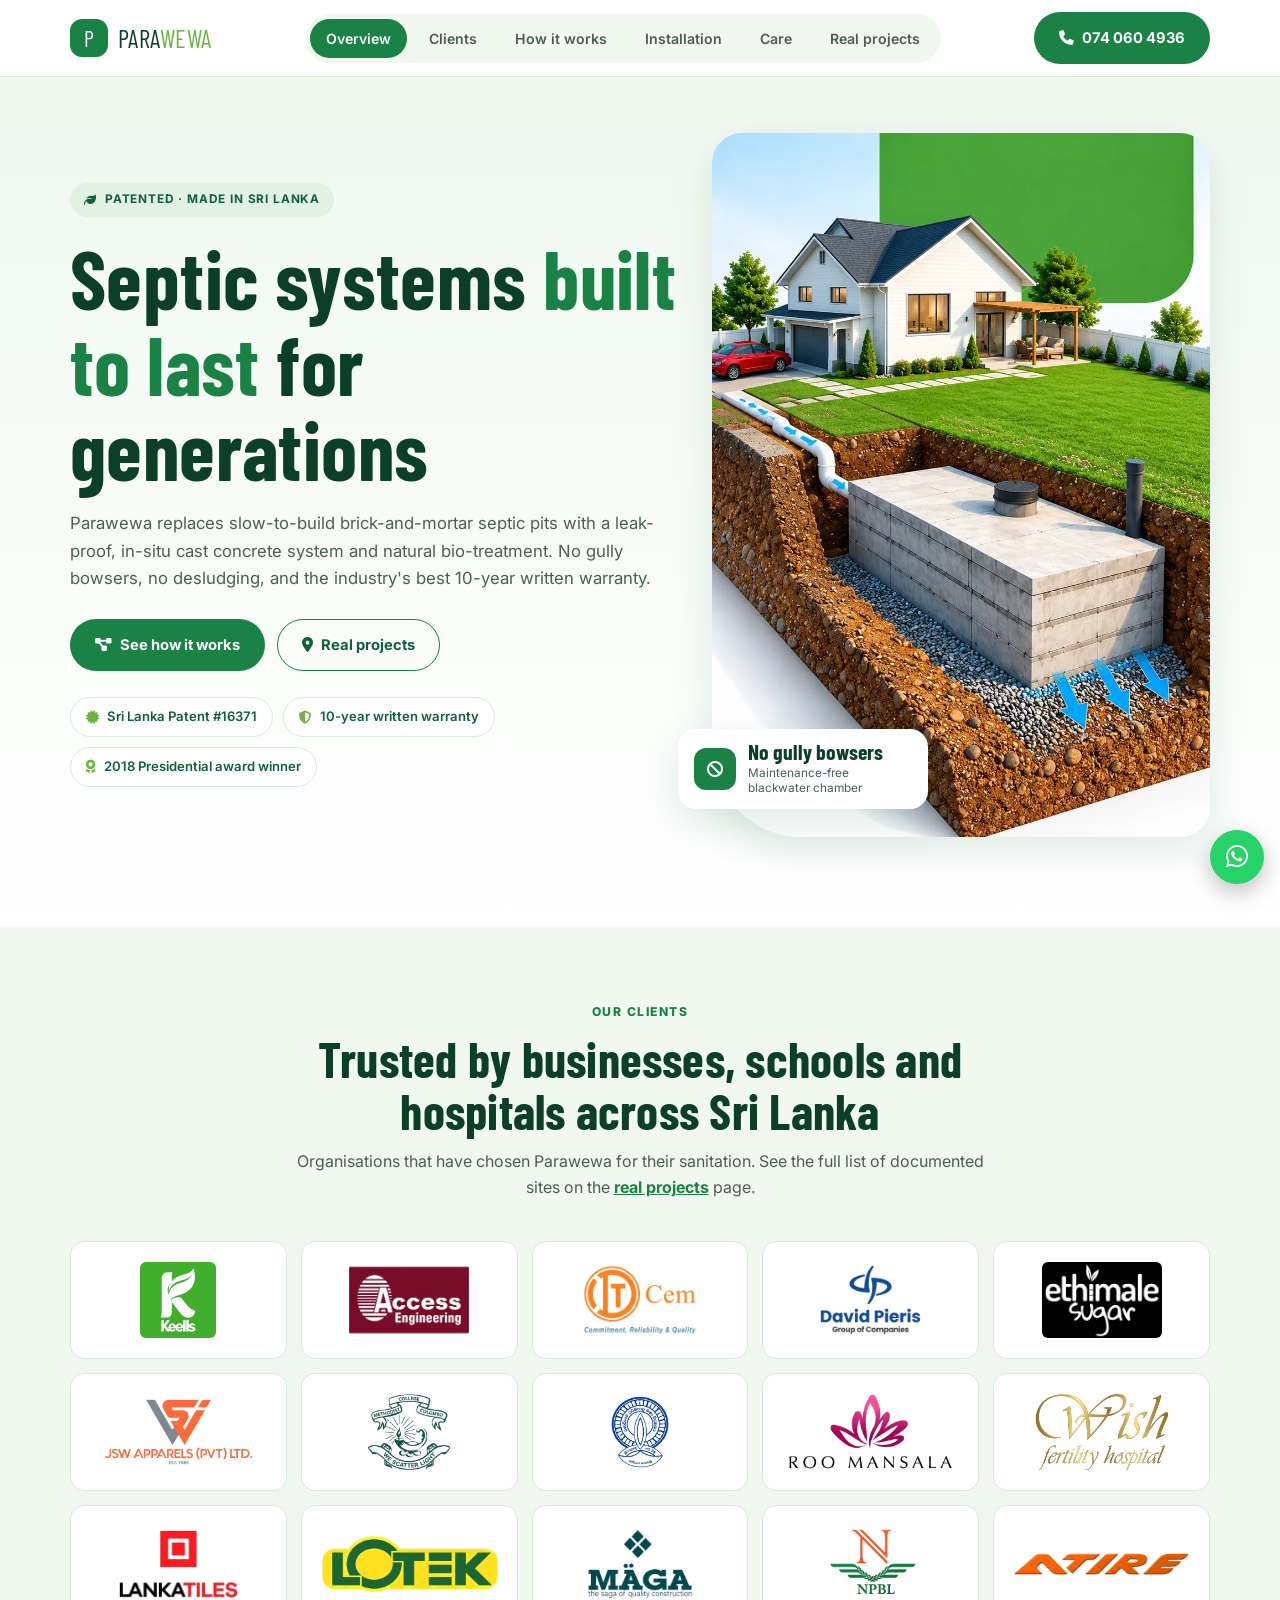
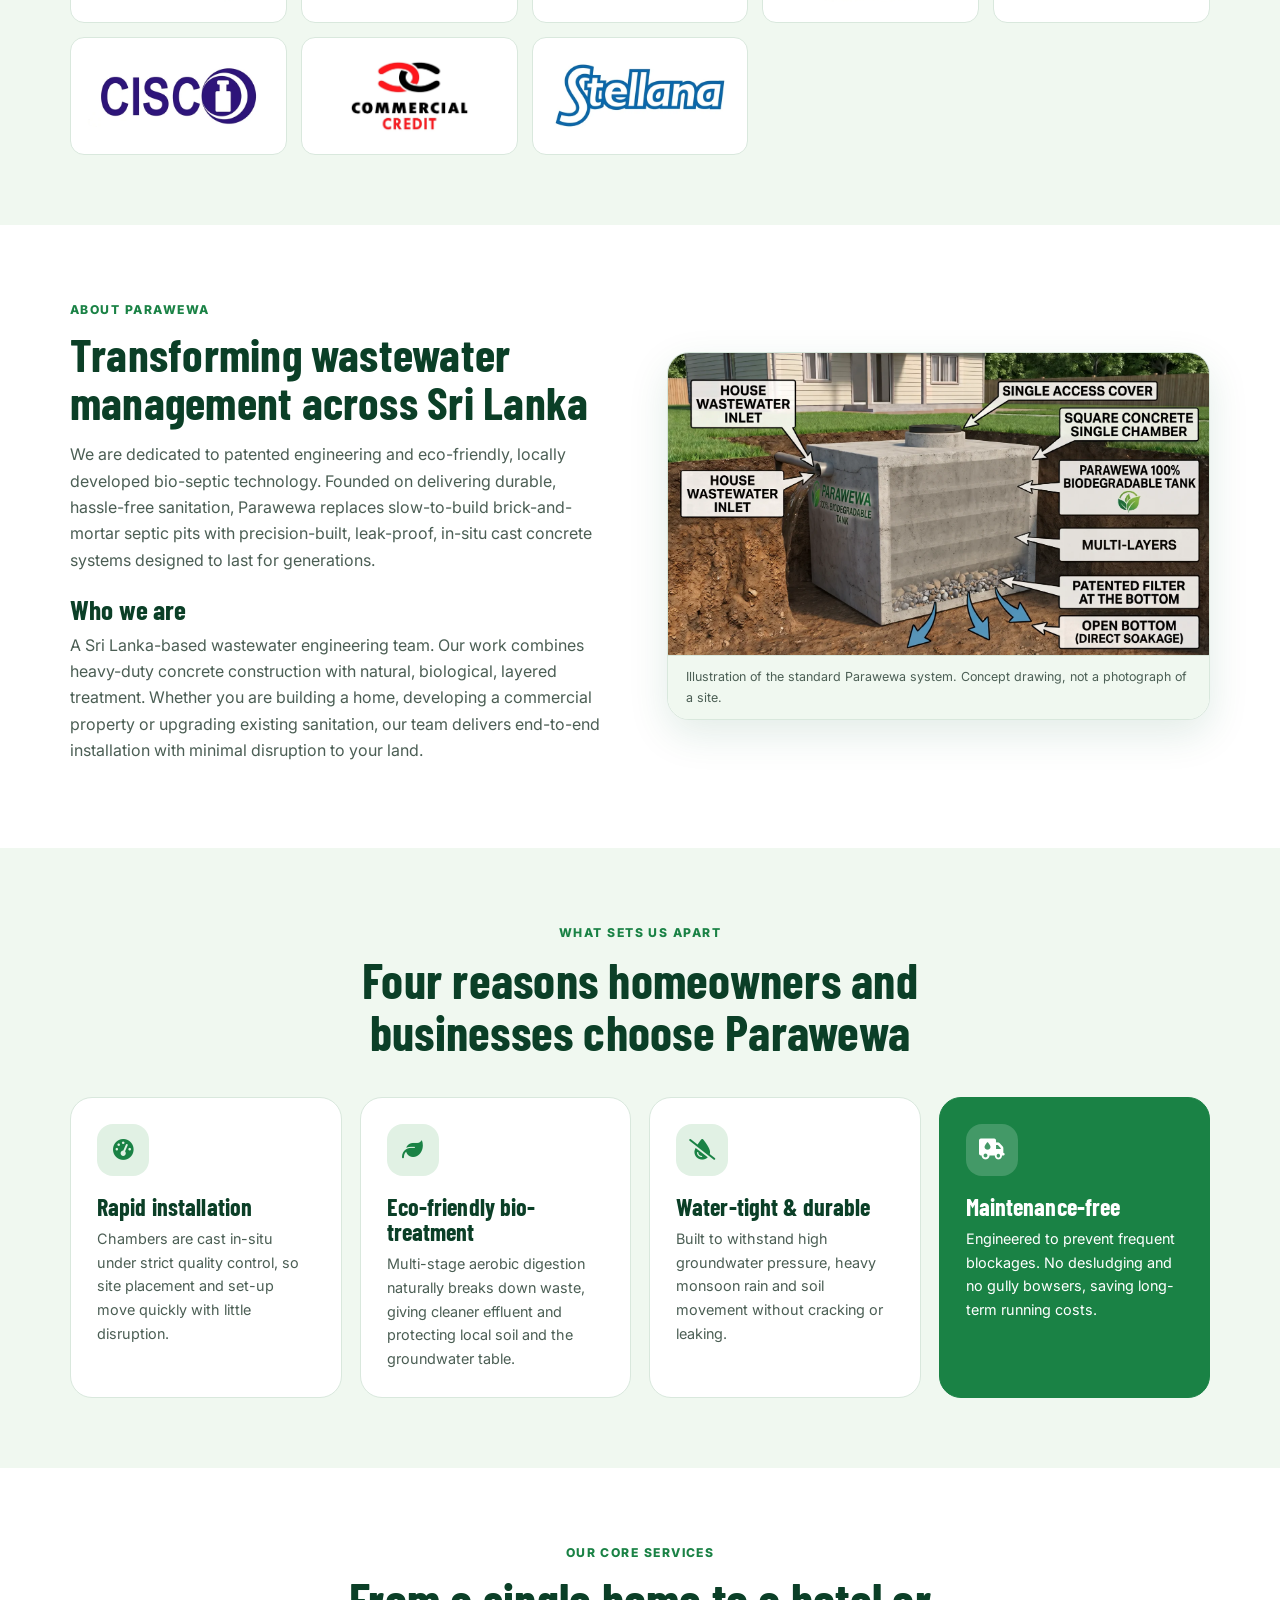
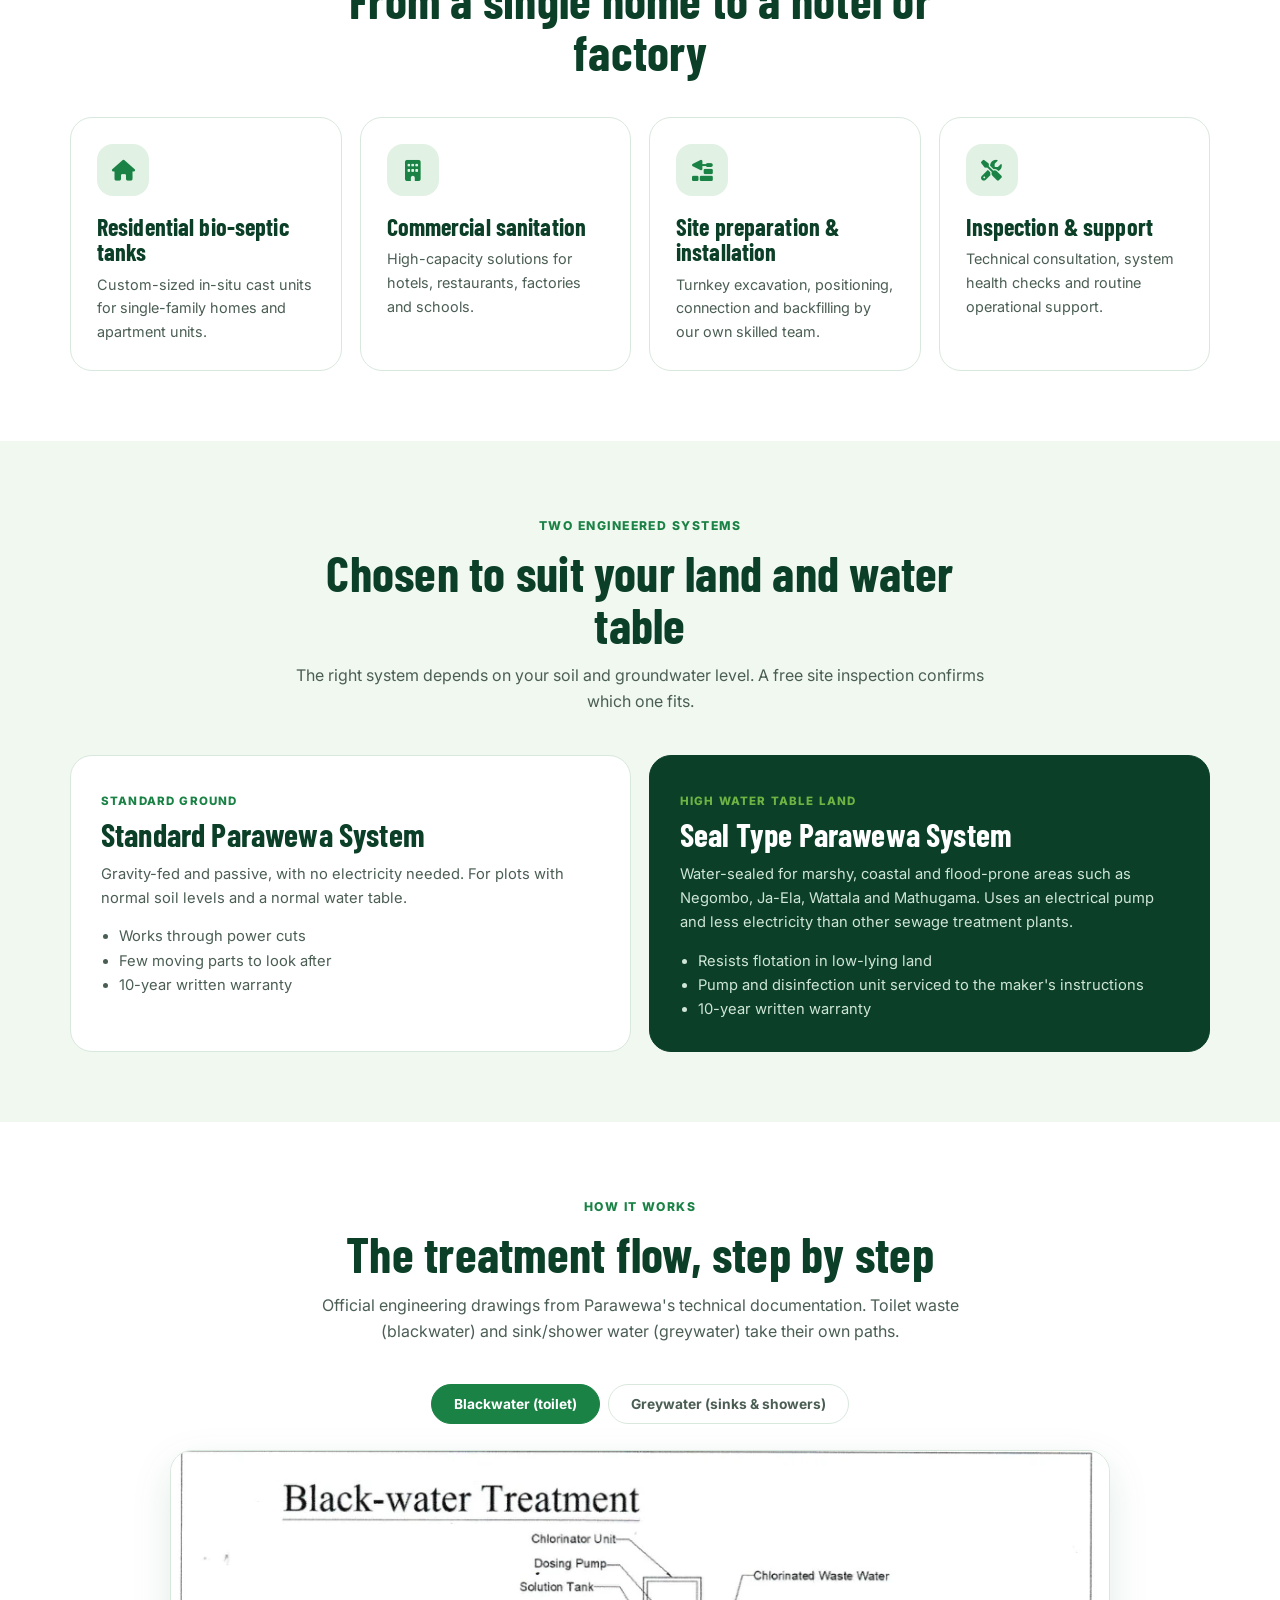
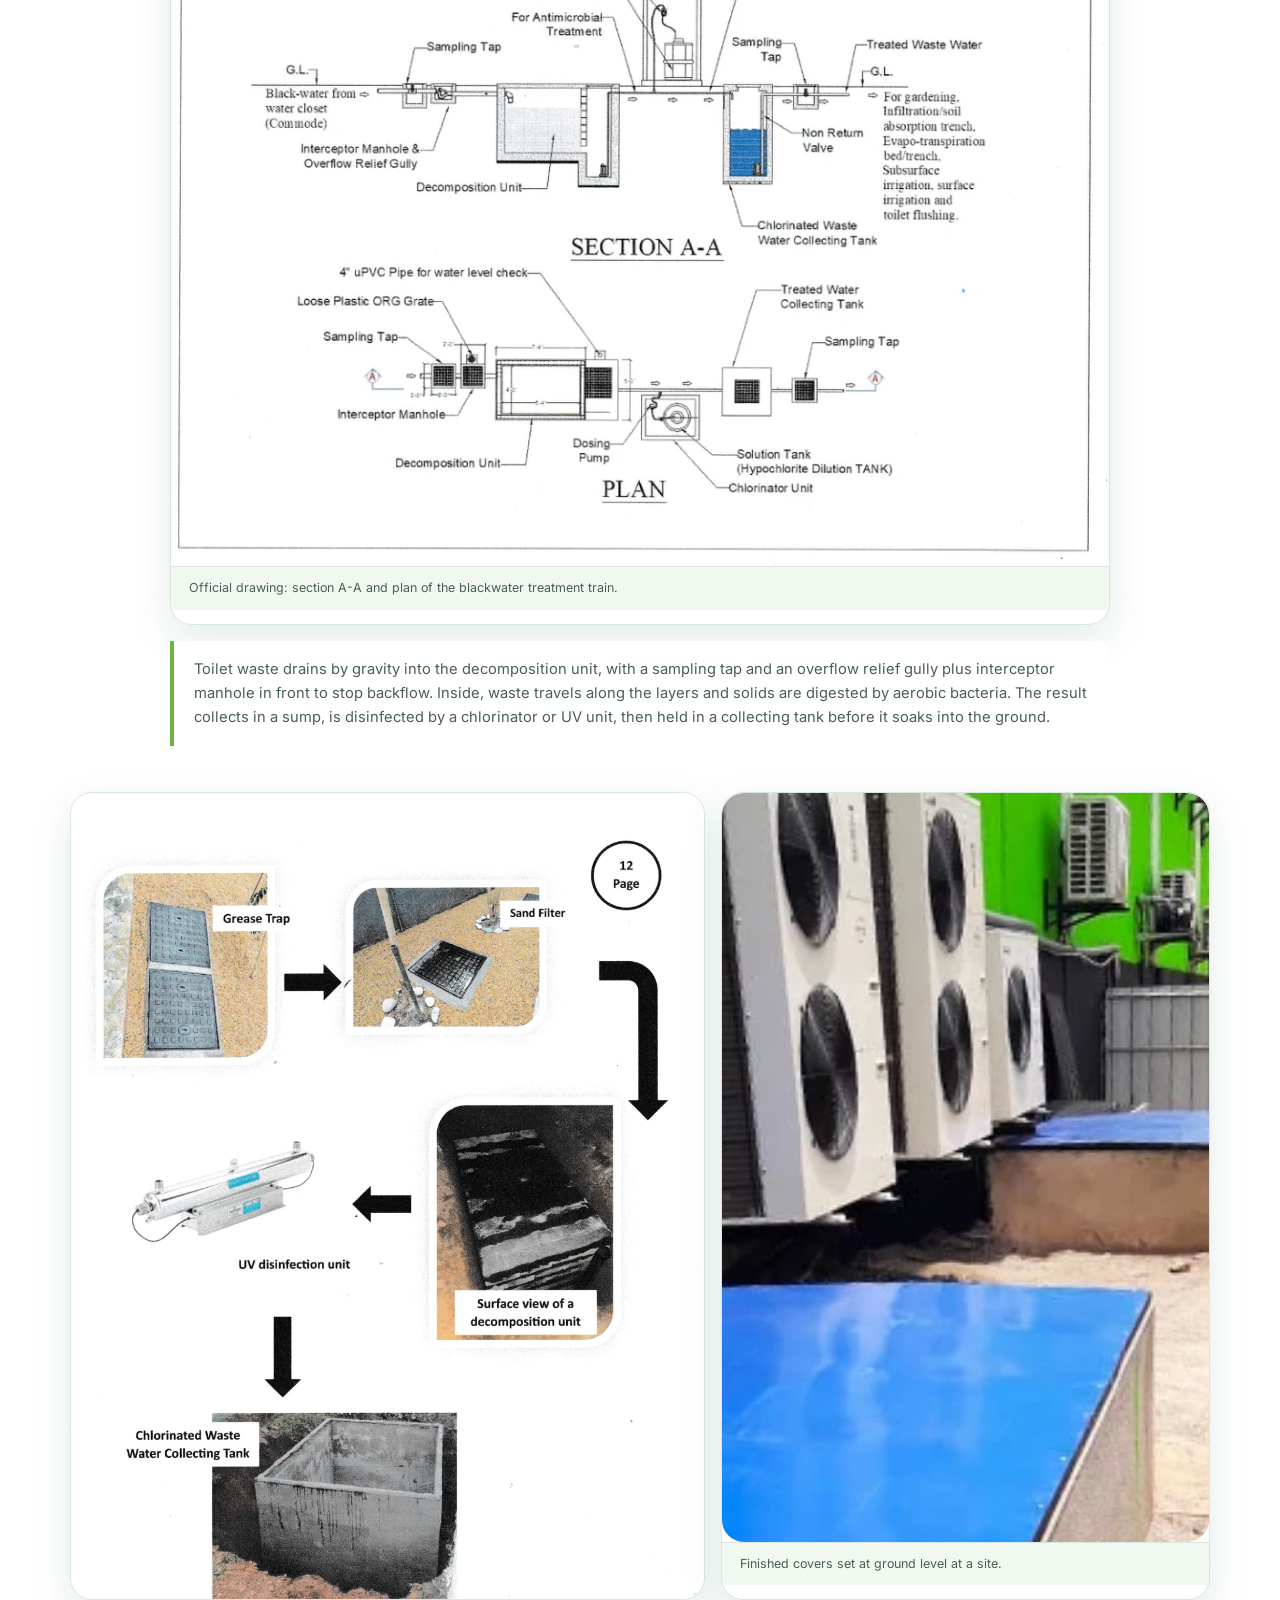
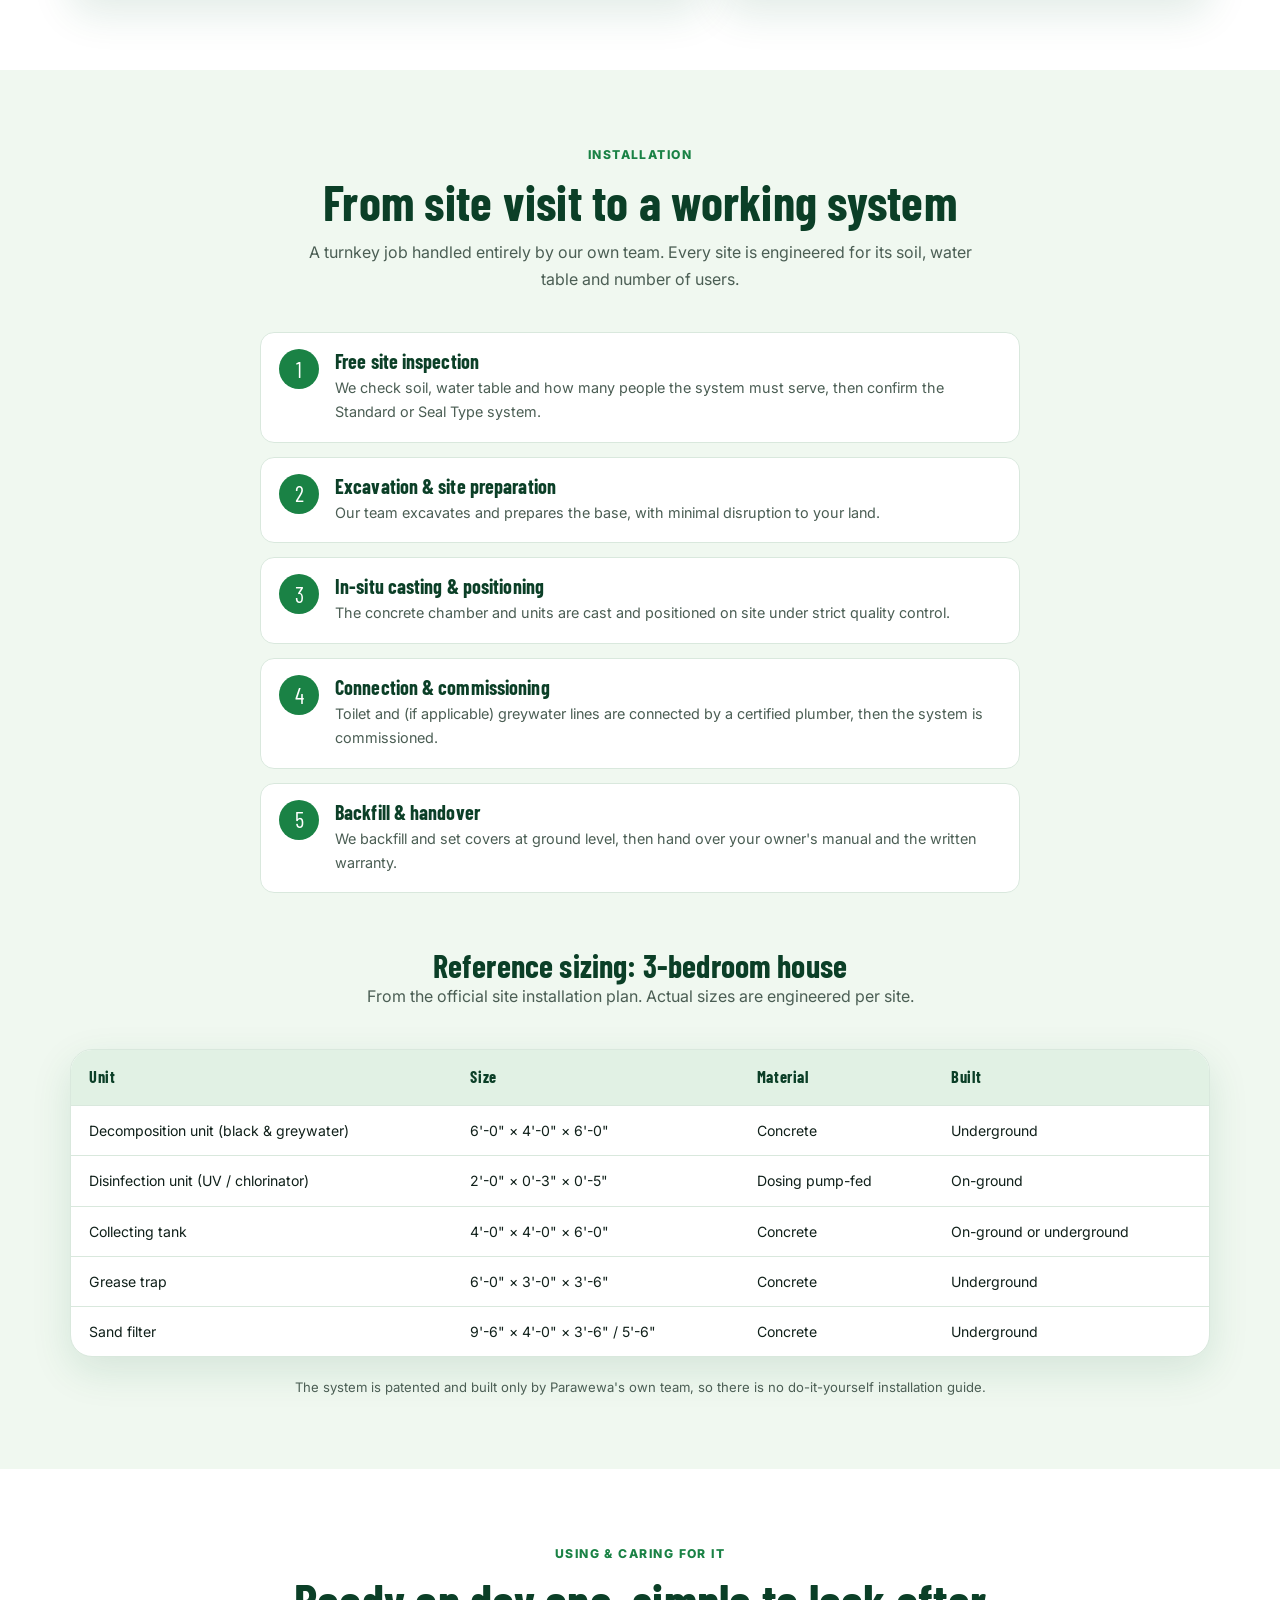
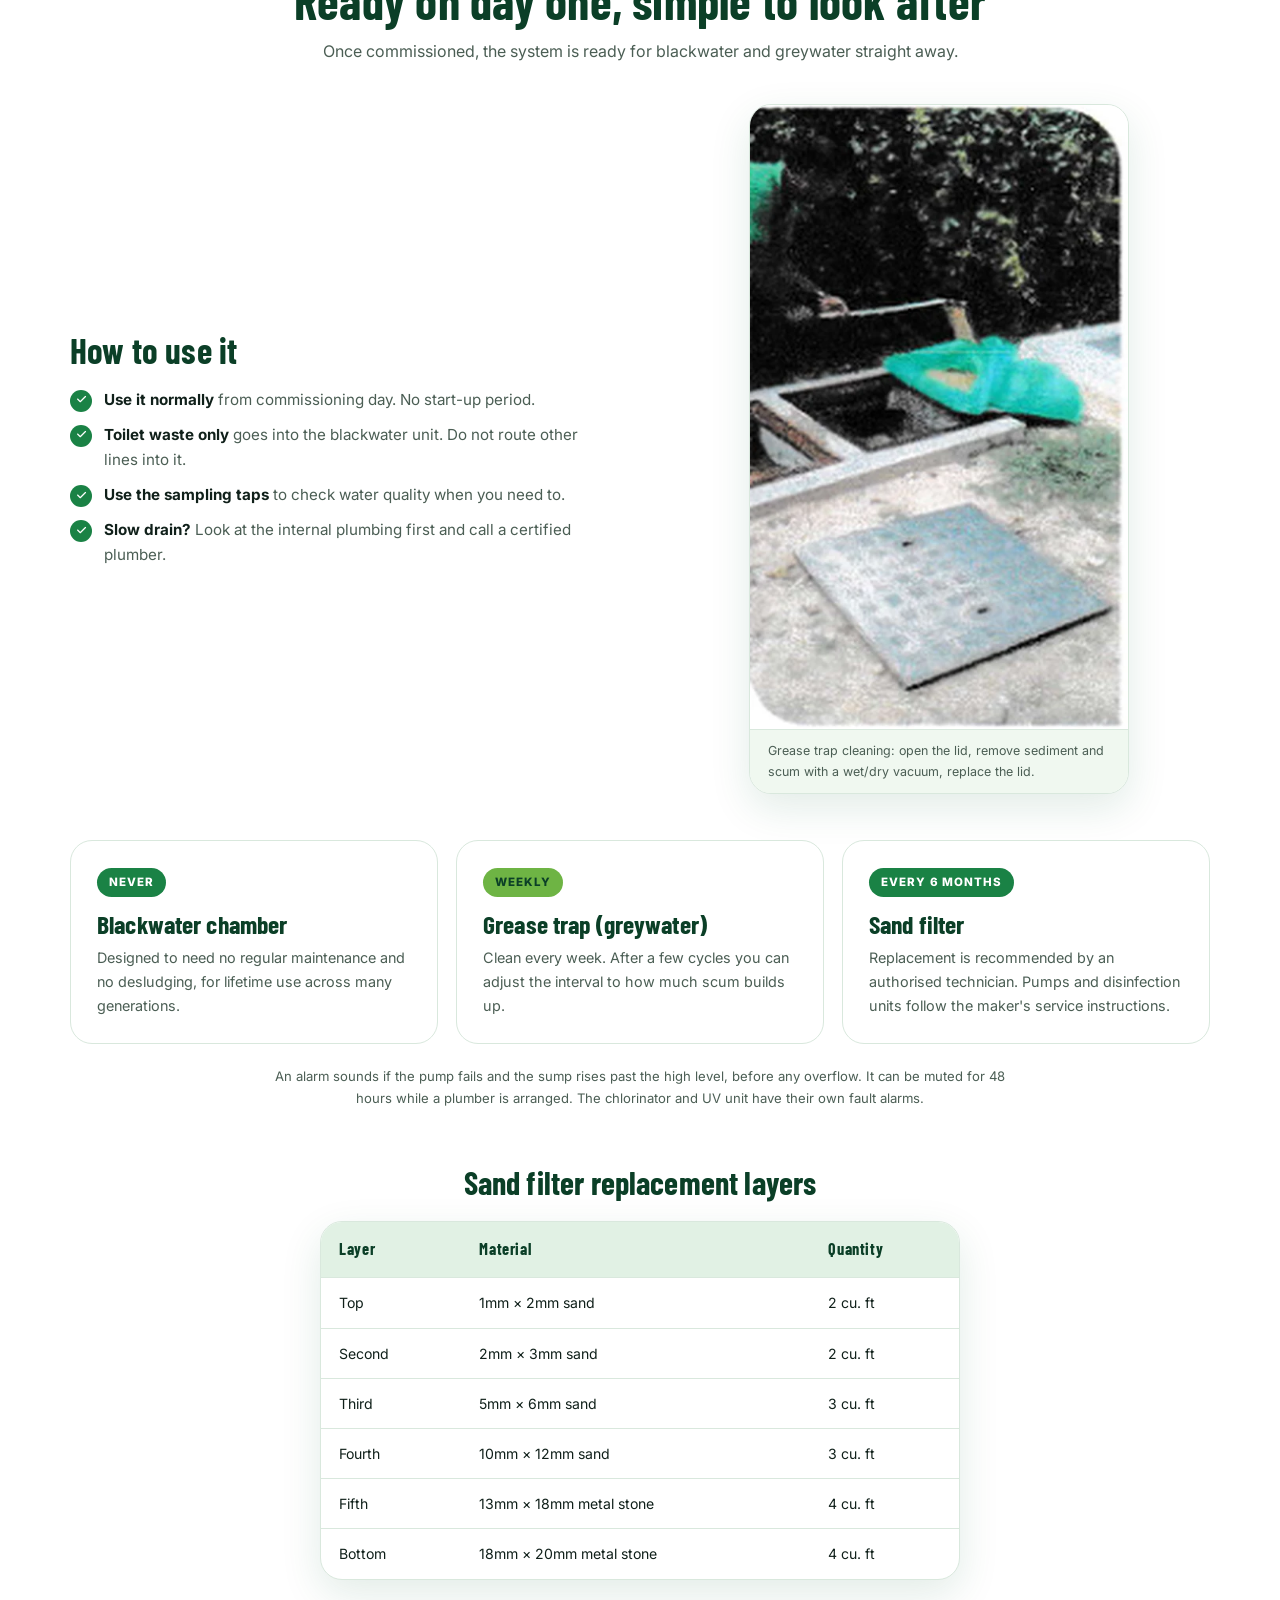
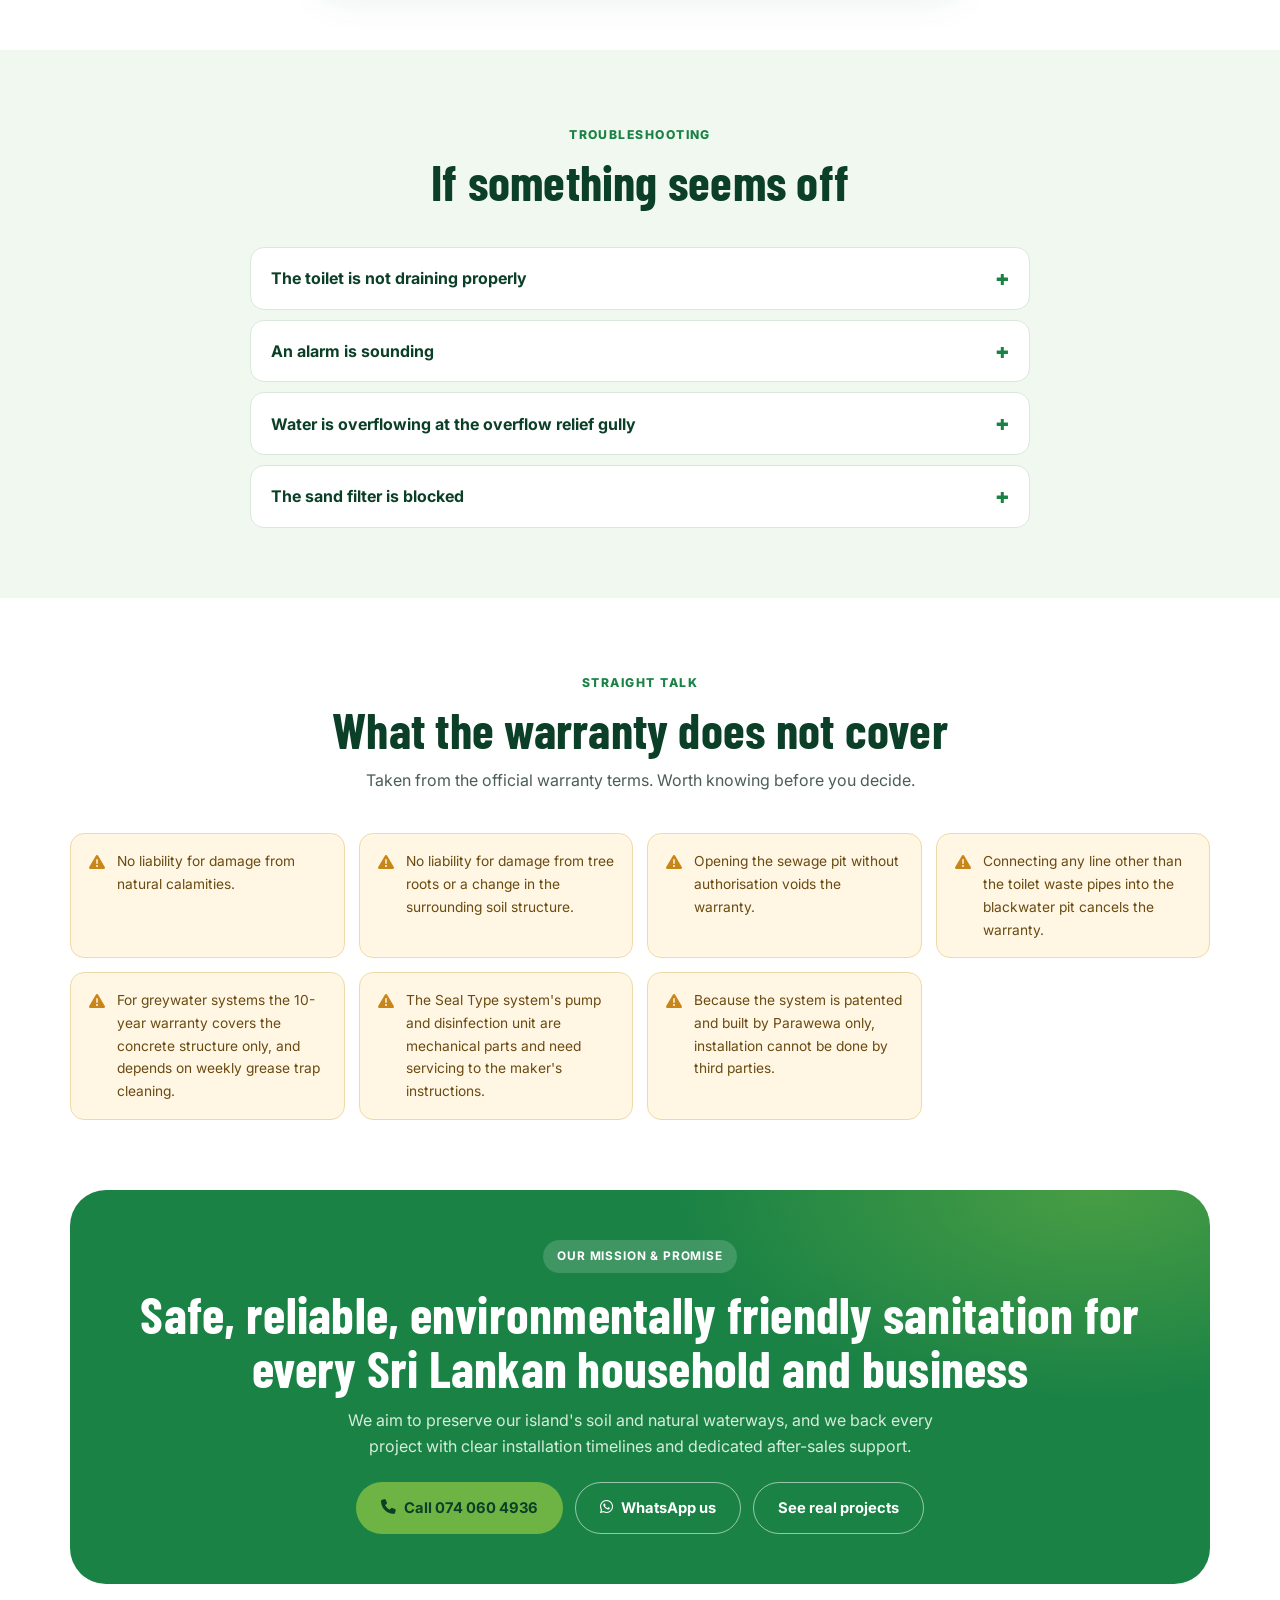
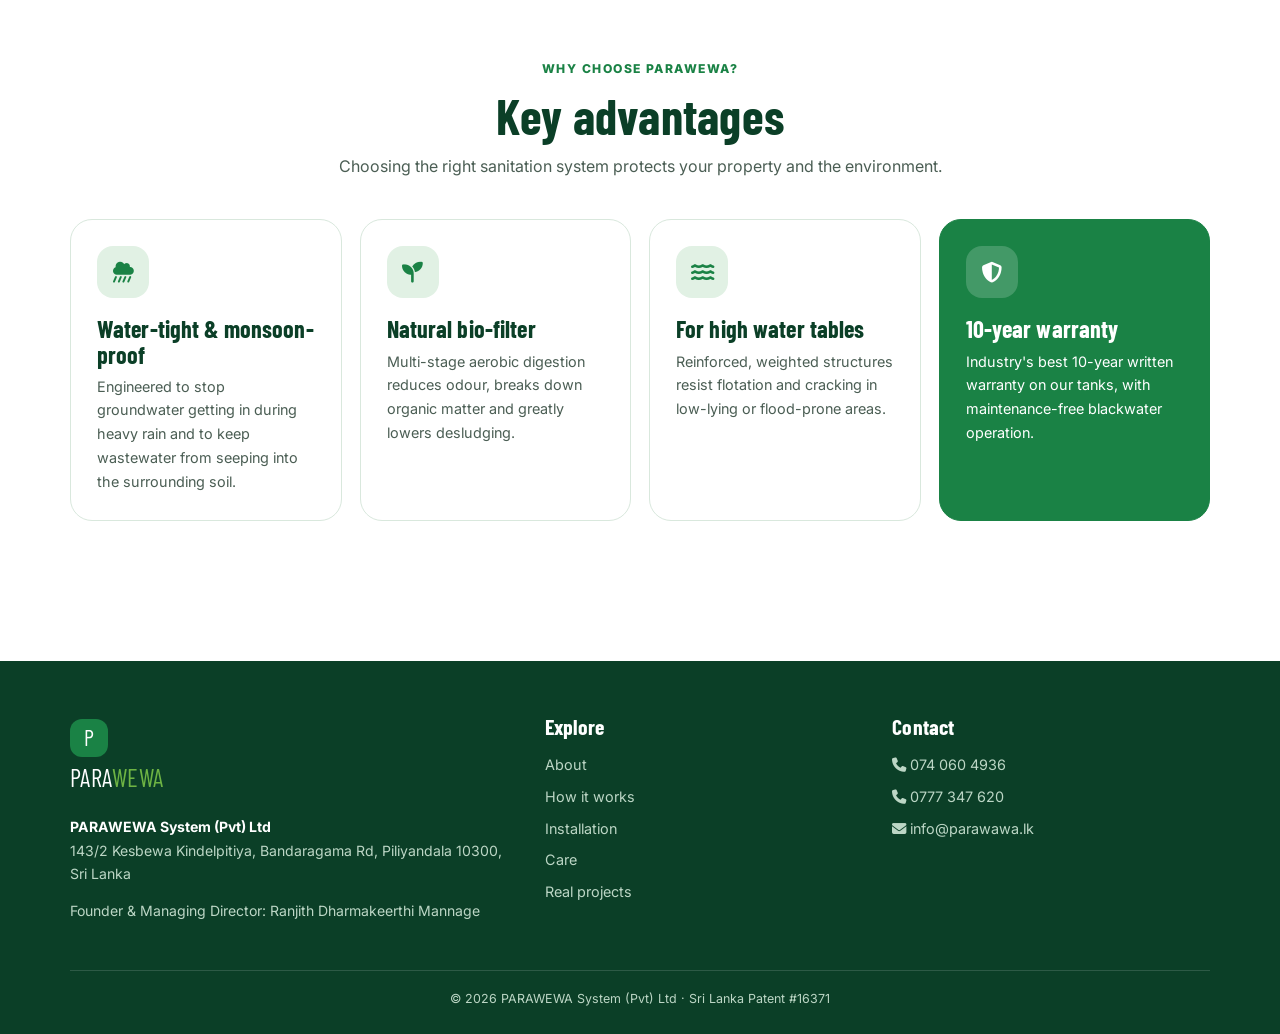
<file: index.html>
<!DOCTYPE html>
<html lang="en">
<head>
<meta charset="UTF-8">
<meta name="viewport" content="width=device-width, initial-scale=1">
<title>Parawewa Septic Systems — About, How It Works, Installation &amp; Care</title>
<meta name="description" content="Parawewa is a Sri Lanka-based patented bio-septic system: in-situ cast concrete chamber, natural aerobic treatment, no gully bowsers, industry's best 10-year written warranty. See how it works, how it is installed and maintained.">
<meta name="theme-color" content="#1a8245">
<link rel="preconnect" href="https://fonts.googleapis.com">
<link rel="preconnect" href="https://fonts.gstatic.com" crossorigin>
<link href="https://fonts.googleapis.com/css2?family=Barlow+Condensed:wght@600;700&family=Inter:wght@400;500;600;700;800&display=swap" rel="stylesheet">
<link rel="stylesheet" href="https://cdnjs.cloudflare.com/ajax/libs/font-awesome/6.4.0/css/all.min.css">
<link rel="stylesheet" href="style.css">
</head>
<body>
<a class="skip" href="#main">Skip to content</a>

<header class="nav">
  <div class="wrap">
    <a class="logo" href="index.html" aria-label="Parawewa home">
      <span class="logo-mark">P</span><span class="logo-text">PARA<span>WEWA</span></span>
    </a>
    <ul class="menu">
      <li><a class="current" href="index.html">Overview</a></li>
      <li><a href="#clients">Clients</a></li>
      <li><a href="#how">How it works</a></li>
      <li><a href="#install">Installation</a></li>
      <li><a href="#care">Care</a></li>
      <li><a href="projects.html">Real projects</a></li>
    </ul>
    <a class="btn btn-green nav-cta" href="tel:+94740604936"><i class="fa-solid fa-phone"></i> 074 060 4936</a>
    <button class="burger" id="burger" aria-label="Menu" aria-expanded="false"><i class="fa-solid fa-bars"></i></button>
  </div>
  <nav class="drawer" id="drawer">
    <a class="current" href="index.html">Overview</a>
    <a href="#clients">Our clients</a>
    <a href="#how">How it works</a>
    <a href="#install">Installation</a>
    <a href="#care">Care &amp; maintenance</a>
    <a href="projects.html">Real projects</a>
    <a href="tel:+94740604936"><i class="fa-solid fa-phone"></i> Call 074 060 4936</a>
  </nav>
</header>

<main id="main">

<!-- HERO -->
<section class="hero">
  <div class="wrap hero-grid">
    <div>
      <span class="pill"><i class="fa-solid fa-leaf"></i> Patented · Made in Sri Lanka</span>
      <h1>Septic systems <em>built to last</em> for generations</h1>
      <p class="lede">Parawewa replaces slow-to-build brick-and-mortar septic pits with a leak-proof, in-situ cast concrete system and natural bio-treatment. No gully bowsers, no desludging, and the industry's best 10-year written warranty.</p>
      <div class="hero-cta">
        <a class="btn btn-green" href="#how"><i class="fa-solid fa-diagram-project"></i> See how it works</a>
        <a class="btn btn-line" href="projects.html"><i class="fa-solid fa-location-dot"></i> Real projects</a>
      </div>
      <ul class="facts">
        <li><i class="fa-solid fa-certificate"></i> Sri Lanka Patent #16371</li>
        <li><i class="fa-solid fa-shield-halved"></i> 10-year written warranty</li>
        <li><i class="fa-solid fa-award"></i> 2018 Presidential award winner</li>
      </ul>
    </div>
    <div class="hero-art">
      <img src="assets/hero-house.webp" width="900" height="1272" alt="Illustration of a concrete Parawewa septic chamber buried in a home garden, with wastewater entering from the house and soaking into a gravel bed below" fetchpriority="high">
      <div class="badge-float">
        <div class="ic"><i class="fa-solid fa-ban"></i></div>
        <div><b>No gully bowsers</b><span>Maintenance-free blackwater chamber</span></div>
      </div>
    </div>
  </div>
</section>

<!-- CLIENTS -->
<section class="section clients" id="clients">
  <div class="wrap">
    <div class="section-head reveal">
      <span class="kicker">Our clients</span>
      <h2>Trusted by businesses, schools and hospitals across Sri Lanka</h2>
      <p>Organisations that have chosen Parawewa for their sanitation. See the full list of documented sites on the <a href="projects.html" style="color:var(--green);font-weight:700">real projects</a> page.</p>
    </div>
    <div class="logo-grid reveal">
      <div class="logo-tile"><img src="assets/clients/keells.webp" width="520" height="520" alt="Keells" loading="lazy"></div>
      <div class="logo-tile"><img src="assets/clients/access-engineering.webp" width="520" height="330" alt="Access Engineering" loading="lazy"></div>
      <div class="logo-tile"><img src="assets/clients/itd-cementation.webp" width="520" height="332" alt="ITD Cementation" loading="lazy"></div>
      <div class="logo-tile"><img src="assets/clients/david-pieris.webp" width="520" height="368" alt="David Pieris Group of Companies" loading="lazy"></div>
      <div class="logo-tile"><img src="assets/clients/ethimale-sugar.webp" width="520" height="329" alt="Ethimale Sugar" loading="lazy"></div>
      <div class="logo-tile"><img src="assets/clients/jsw-apparels.webp" width="520" height="249" alt="JSW Apparels (Pvt) Ltd" loading="lazy"></div>
      <div class="logo-tile"><img src="assets/clients/methodist-college-colombo.webp" width="520" height="484" alt="Methodist College Colombo" loading="lazy"></div>
      <div class="logo-tile"><img src="assets/clients/kottawa-dharmapala-vidyalaya.webp" width="427" height="520" alt="Kottawa Dharmapala Maha Vidyalaya" loading="lazy"></div>
      <div class="logo-tile"><img src="assets/clients/roo-mansala.webp" width="520" height="226" alt="Roo Mansala" loading="lazy"></div>
      <div class="logo-tile"><img src="assets/clients/wish-fertility-hospital.webp" width="520" height="296" alt="Wish Fertility Hospital" loading="lazy"></div>
      <div class="logo-tile"><img src="assets/clients/lankatiles.webp" width="520" height="310" alt="LankaTiles" loading="lazy"></div>
      <div class="logo-tile"><img src="assets/clients/lotek.webp" width="520" height="194" alt="Lotek" loading="lazy"></div>
      <div class="logo-tile"><img src="assets/clients/maga.webp" width="520" height="366" alt="Maga, the saga of quality construction" loading="lazy"></div>
      <div class="logo-tile"><img src="assets/clients/npbl.webp" width="520" height="409" alt="NPBL" loading="lazy"></div>
      <div class="logo-tile"><img src="assets/clients/atire.webp" width="520" height="85" alt="Atire" loading="lazy"></div>
      <div class="logo-tile"><img src="assets/clients/cisco.webp" width="520" height="178" alt="Cisco" loading="lazy"></div>
      <div class="logo-tile"><img src="assets/clients/commercial-credit.webp" width="520" height="317" alt="Commercial Credit" loading="lazy"></div>
      <div class="logo-tile"><img src="assets/clients/stellana.webp" width="520" height="214" alt="Stellana" loading="lazy"></div>
    </div>
  </div>
</section>

<!-- ABOUT -->
<section class="section" id="about">
  <div class="wrap split">
    <div class="reveal">
      <span class="kicker">About Parawewa</span>
      <h2>Transforming wastewater management across Sri Lanka</h2>
      <p>We are dedicated to patented engineering and eco-friendly, locally developed bio-septic technology. Founded on delivering durable, hassle-free sanitation, Parawewa replaces slow-to-build brick-and-mortar septic pits with precision-built, leak-proof, in-situ cast concrete systems designed to last for generations.</p>
      <h3 style="font-size:1.7rem;margin:22px 0 8px;color:var(--green-deep)">Who we are</h3>
      <p>A Sri Lanka-based wastewater engineering team. Our work combines heavy-duty concrete construction with natural, biological, layered treatment. Whether you are building a home, developing a commercial property or upgrading existing sanitation, our team delivers end-to-end installation with minimal disruption to your land.</p>
    </div>
    <figure class="card-img reveal" style="margin:0">
      <img src="assets/concept-labelled.webp" width="1600" height="893" alt="Labelled illustration: house wastewater inlet, single access cover, square concrete single chamber, multiple layers, patented filter at the bottom and open bottom for direct soakage" loading="lazy">
      <figcaption class="cap">Illustration of the standard Parawewa system. Concept drawing, not a photograph of a site.</figcaption>
    </figure>
  </div>
</section>

<!-- WHAT SETS US APART -->
<section class="section mint" id="apart">
  <div class="wrap">
    <div class="section-head reveal">
      <span class="kicker">What sets us apart</span>
      <h2>Four reasons homeowners and businesses choose Parawewa</h2>
    </div>
    <div class="grid g4">
      <div class="feat reveal"><div class="ic"><i class="fa-solid fa-gauge-high"></i></div><h3>Rapid installation</h3><p>Chambers are cast in-situ under strict quality control, so site placement and set-up move quickly with little disruption.</p></div>
      <div class="feat reveal"><div class="ic"><i class="fa-solid fa-leaf"></i></div><h3>Eco-friendly bio-treatment</h3><p>Multi-stage aerobic digestion naturally breaks down waste, giving cleaner effluent and protecting local soil and the groundwater table.</p></div>
      <div class="feat reveal"><div class="ic"><i class="fa-solid fa-droplet-slash"></i></div><h3>Water-tight &amp; durable</h3><p>Built to withstand high groundwater pressure, heavy monsoon rain and soil movement without cracking or leaking.</p></div>
      <div class="feat solid reveal"><div class="ic"><i class="fa-solid fa-truck-droplet"></i></div><h3>Maintenance-free</h3><p>Engineered to prevent frequent blockages. No desludging and no gully bowsers, saving long-term running costs.</p></div>
    </div>
  </div>
</section>

<!-- SERVICES -->
<section class="section" id="services">
  <div class="wrap">
    <div class="section-head reveal">
      <span class="kicker">Our core services</span>
      <h2>From a single home to a hotel or factory</h2>
    </div>
    <div class="grid g4">
      <div class="feat reveal"><div class="ic"><i class="fa-solid fa-house"></i></div><h3>Residential bio-septic tanks</h3><p>Custom-sized in-situ cast units for single-family homes and apartment units.</p></div>
      <div class="feat reveal"><div class="ic"><i class="fa-solid fa-building"></i></div><h3>Commercial sanitation</h3><p>High-capacity solutions for hotels, restaurants, factories and schools.</p></div>
      <div class="feat reveal"><div class="ic"><i class="fa-solid fa-trowel-bricks"></i></div><h3>Site preparation &amp; installation</h3><p>Turnkey excavation, positioning, connection and backfilling by our own skilled team.</p></div>
      <div class="feat reveal"><div class="ic"><i class="fa-solid fa-screwdriver-wrench"></i></div><h3>Inspection &amp; support</h3><p>Technical consultation, system health checks and routine operational support.</p></div>
    </div>
  </div>
</section>

<!-- MODELS -->
<section class="section mint" id="models">
  <div class="wrap">
    <div class="section-head reveal">
      <span class="kicker">Two engineered systems</span>
      <h2>Chosen to suit your land and water table</h2>
      <p>The right system depends on your soil and groundwater level. A free site inspection confirms which one fits.</p>
    </div>
    <div class="grid g3" style="grid-template-columns:repeat(auto-fit,minmax(300px,1fr))">
      <div class="model reveal">
        <small>Standard ground</small>
        <h3>Standard Parawewa System</h3>
        <p>Gravity-fed and passive, with no electricity needed. For plots with normal soil levels and a normal water table.</p>
        <ul><li>Works through power cuts</li><li>Few moving parts to look after</li><li>10-year written warranty</li></ul>
      </div>
      <div class="model b reveal">
        <small>High water table land</small>
        <h3>Seal Type Parawewa System</h3>
        <p>Water-sealed for marshy, coastal and flood-prone areas such as Negombo, Ja-Ela, Wattala and Mathugama. Uses an electrical pump and less electricity than other sewage treatment plants.</p>
        <ul><li>Resists flotation in low-lying land</li><li>Pump and disinfection unit serviced to the maker's instructions</li><li>10-year written warranty</li></ul>
      </div>
    </div>
  </div>
</section>

<!-- HOW IT WORKS -->
<section class="section" id="how">
  <div class="wrap">
    <div class="section-head reveal">
      <span class="kicker">How it works</span>
      <h2>The treatment flow, step by step</h2>
      <p>Official engineering drawings from Parawewa's technical documentation. Toilet waste (blackwater) and sink/shower water (greywater) take their own paths.</p>
    </div>
    <div class="tabs" role="tablist">
      <button class="tab on" role="tab" aria-selected="true" data-panel="p-black">Blackwater (toilet)</button>
      <button class="tab" role="tab" aria-selected="false" data-panel="p-grey">Greywater (sinks &amp; showers)</button>
    </div>
    <div class="panel on" id="p-black">
      <div class="card-img"><img src="assets/diagram-blackwater.webp" width="1030" height="785" alt="Official engineering drawing of blackwater treatment: interceptor manhole, decomposition unit, chlorinator unit and collecting tank, in section and plan" loading="lazy"><p class="cap">Official drawing: section A-A and plan of the blackwater treatment train.</p></div>
      <div class="note">Toilet waste drains by gravity into the decomposition unit, with a sampling tap and an overflow relief gully plus interceptor manhole in front to stop backflow. Inside, waste travels along the layers and solids are digested by aerobic bacteria. The result collects in a sump, is disinfected by a chlorinator or UV unit, then held in a collecting tank before it soaks into the ground.</div>
    </div>
    <div class="panel" id="p-grey">
      <div class="card-img"><img src="assets/diagram-greywater.webp" width="1030" height="870" alt="Official engineering drawing of greywater treatment: grease trap, sand filter, advanced filtration unit, chlorinator and collecting tank, in section and plan" loading="lazy"><p class="cap">Official drawing: section A-A and plan of the greywater treatment train.</p></div>
      <div class="note">Greywater passes through three units: a grease trap and sand filter that remove fat and sediment, then an advanced filtration unit. It is then disinfected and collected. Sampling taps before the grease trap and after the collecting tank let you check water quality.</div>
    </div>

    <div class="strip reveal" style="margin-top:46px">
      <div class="card-img"><img src="assets/installation-flow-photos.webp" width="1191" height="1370" alt="Real site photographs in treatment order: grease trap, sand filter, decomposition unit, UV disinfection unit and collecting tank" loading="lazy"><p class="cap">Real components in treatment order: grease trap → sand filter → decomposition unit → UV unit → collecting tank.</p></div>
      <div class="card-img" style="display:flex;flex-direction:column"><img src="assets/real-installed-site.webp" width="500" height="300" alt="Finished tank covers set flush with the ground at a site" loading="lazy" style="flex:1;object-fit:cover"><p class="cap">Finished covers set at ground level at a site.</p></div>
    </div>
  </div>
</section>

<!-- INSTALLATION -->
<section class="section mint" id="install">
  <div class="wrap">
    <div class="section-head reveal">
      <span class="kicker">Installation</span>
      <h2>From site visit to a working system</h2>
      <p>A turnkey job handled entirely by our own team. Every site is engineered for its soil, water table and number of users.</p>
    </div>
    <div class="steps reveal">
      <div class="step"><h4>Free site inspection</h4><p>We check soil, water table and how many people the system must serve, then confirm the Standard or Seal Type system.</p></div>
      <div class="step"><h4>Excavation &amp; site preparation</h4><p>Our team excavates and prepares the base, with minimal disruption to your land.</p></div>
      <div class="step"><h4>In-situ casting &amp; positioning</h4><p>The concrete chamber and units are cast and positioned on site under strict quality control.</p></div>
      <div class="step"><h4>Connection &amp; commissioning</h4><p>Toilet and (if applicable) greywater lines are connected by a certified plumber, then the system is commissioned.</p></div>
      <div class="step"><h4>Backfill &amp; handover</h4><p>We backfill and set covers at ground level, then hand over your owner's manual and the written warranty.</p></div>
    </div>

    <div class="section-head" style="margin-top:56px">
      <h3 style="font-size:2rem;color:var(--green-deep)">Reference sizing: 3-bedroom house</h3>
      <p>From the official site installation plan. Actual sizes are engineered per site.</p>
    </div>
    <div class="tbl-shell reveal">
      <table>
        <thead><tr><th>Unit</th><th>Size</th><th>Material</th><th>Built</th></tr></thead>
        <tbody>
          <tr><td>Decomposition unit (black &amp; greywater)</td><td>6'-0" × 4'-0" × 6'-0"</td><td>Concrete</td><td>Underground</td></tr>
          <tr><td>Disinfection unit (UV / chlorinator)</td><td>2'-0" × 0'-3" × 0'-5"</td><td>Dosing pump-fed</td><td>On-ground</td></tr>
          <tr><td>Collecting tank</td><td>4'-0" × 4'-0" × 6'-0"</td><td>Concrete</td><td>On-ground or underground</td></tr>
          <tr><td>Grease trap</td><td>6'-0" × 3'-0" × 3'-6"</td><td>Concrete</td><td>Underground</td></tr>
          <tr><td>Sand filter</td><td>9'-6" × 4'-0" × 3'-6" / 5'-6"</td><td>Concrete</td><td>Underground</td></tr>
        </tbody>
      </table>
    </div>
    <p class="foot-note">The system is patented and built only by Parawewa's own team, so there is no do-it-yourself installation guide.</p>
  </div>
</section>

<!-- USE + CARE -->
<section class="section" id="care">
  <div class="wrap">
    <div class="section-head reveal">
      <span class="kicker">Using &amp; caring for it</span>
      <h2>Ready on day one, simple to look after</h2>
      <p>Once commissioned, the system is ready for blackwater and greywater straight away.</p>
    </div>

    <div class="split reveal" style="margin-bottom:46px">
      <div>
        <h2 style="font-size:2.2rem">How to use it</h2>
        <ul class="checks">
          <li><i class="fa-solid fa-check"></i><span><b>Use it normally</b> from commissioning day. No start-up period.</span></li>
          <li><i class="fa-solid fa-check"></i><span><b>Toilet waste only</b> goes into the blackwater unit. Do not route other lines into it.</span></li>
          <li><i class="fa-solid fa-check"></i><span><b>Use the sampling taps</b> to check water quality when you need to.</span></li>
          <li><i class="fa-solid fa-check"></i><span><b>Slow drain?</b> Look at the internal plumbing first and call a certified plumber.</span></li>
        </ul>
      </div>
      <figure class="card-img" style="margin:0 auto;max-width:380px"><img src="assets/maintenance-grease-trap.webp" width="480" height="792" alt="Technician cleaning a grease trap by hand" loading="lazy"><figcaption class="cap">Grease trap cleaning: open the lid, remove sediment and scum with a wet/dry vacuum, replace the lid.</figcaption></figure>
    </div>

    <div class="mgrid">
      <div class="mcard reveal"><span class="when">Never</span><h3>Blackwater chamber</h3><p>Designed to need no regular maintenance and no desludging, for lifetime use across many generations.</p></div>
      <div class="mcard lime reveal"><span class="when">Weekly</span><h3>Grease trap (greywater)</h3><p>Clean every week. After a few cycles you can adjust the interval to how much scum builds up.</p></div>
      <div class="mcard reveal"><span class="when">Every 6 months</span><h3>Sand filter</h3><p>Replacement is recommended by an authorised technician. Pumps and disinfection units follow the maker's service instructions.</p></div>
    </div>
    <p class="foot-note" style="margin-top:22px">An alarm sounds if the pump fails and the sump rises past the high level, before any overflow. It can be muted for 48 hours while a plumber is arranged. The chlorinator and UV unit have their own fault alarms.</p>

    <div class="section-head" style="margin:56px auto 22px">
      <h3 style="font-size:2rem;color:var(--green-deep)">Sand filter replacement layers</h3>
    </div>
    <div class="tbl-shell reveal" style="max-width:640px;margin:0 auto">
      <table style="min-width:420px">
        <thead><tr><th>Layer</th><th>Material</th><th>Quantity</th></tr></thead>
        <tbody>
          <tr><td>Top</td><td>1mm × 2mm sand</td><td>2 cu. ft</td></tr>
          <tr><td>Second</td><td>2mm × 3mm sand</td><td>2 cu. ft</td></tr>
          <tr><td>Third</td><td>5mm × 6mm sand</td><td>3 cu. ft</td></tr>
          <tr><td>Fourth</td><td>10mm × 12mm sand</td><td>3 cu. ft</td></tr>
          <tr><td>Fifth</td><td>13mm × 18mm metal stone</td><td>4 cu. ft</td></tr>
          <tr><td>Bottom</td><td>18mm × 20mm metal stone</td><td>4 cu. ft</td></tr>
        </tbody>
      </table>
    </div>
  </div>
</section>

<!-- TROUBLESHOOTING -->
<section class="section mint" id="help">
  <div class="wrap">
    <div class="section-head reveal">
      <span class="kicker">Troubleshooting</span>
      <h2>If something seems off</h2>
    </div>
    <div class="acc reveal">
      <details><summary>The toilet is not draining properly</summary><p>This usually points to the internal plumbing line, not the tank. Have a certified plumber inspect it. This is the owner's responsibility.</p></details>
      <details><summary>An alarm is sounding</summary><p>Have a certified plumber check the water pump. You can mute the alarm for up to 48 hours while this is arranged.</p></details>
      <details><summary>Water is overflowing at the overflow relief gully</summary><p>Usually a blockage in the grease trap or sand filter, or a pump fault. Clear the grease trap with a wet/dry vacuum, refill the sand filter if it is blocked, or ask a plumber to check the pump.</p></details>
      <details><summary>The sand filter is blocked</summary><p>Contact us for a service visit, or replace the filter layers using the chart above.</p></details>
    </div>
  </div>
</section>

<!-- LIMITATIONS -->
<section class="section" id="limits">
  <div class="wrap">
    <div class="section-head reveal">
      <span class="kicker">Straight talk</span>
      <h2>What the warranty does not cover</h2>
      <p>Taken from the official warranty terms. Worth knowing before you decide.</p>
    </div>
    <div class="limits reveal">
      <div class="limit"><i class="fa-solid fa-triangle-exclamation"></i><p>No liability for damage from natural calamities.</p></div>
      <div class="limit"><i class="fa-solid fa-triangle-exclamation"></i><p>No liability for damage from tree roots or a change in the surrounding soil structure.</p></div>
      <div class="limit"><i class="fa-solid fa-triangle-exclamation"></i><p>Opening the sewage pit without authorisation voids the warranty.</p></div>
      <div class="limit"><i class="fa-solid fa-triangle-exclamation"></i><p>Connecting any line other than the toilet waste pipes into the blackwater pit cancels the warranty.</p></div>
      <div class="limit"><i class="fa-solid fa-triangle-exclamation"></i><p>For greywater systems the 10-year warranty covers the concrete structure only, and depends on weekly grease trap cleaning.</p></div>
      <div class="limit"><i class="fa-solid fa-triangle-exclamation"></i><p>The Seal Type system's pump and disinfection unit are mechanical parts and need servicing to the maker's instructions.</p></div>
      <div class="limit"><i class="fa-solid fa-triangle-exclamation"></i><p>Because the system is patented and built by Parawewa only, installation cannot be done by third parties.</p></div>
    </div>
  </div>
</section>

<!-- MISSION + WHY -->
<section class="section" style="padding-top:0">
  <div class="wrap">
    <div class="band reveal">
      <span class="pill" style="background:rgba(255,255,255,.16);color:#fff">Our mission &amp; promise</span>
      <h2 style="margin-top:14px">Safe, reliable, environmentally friendly sanitation for every Sri Lankan household and business</h2>
      <p>We aim to preserve our island's soil and natural waterways, and we back every project with clear installation timelines and dedicated after-sales support.</p>
      <div class="cta-row">
        <a class="btn btn-lime" href="tel:+94740604936"><i class="fa-solid fa-phone"></i> Call 074 060 4936</a>
        <a class="btn btn-ghost-w" href="https://wa.me/94740604936"><i class="fa-brands fa-whatsapp"></i> WhatsApp us</a>
        <a class="btn btn-ghost-w" href="projects.html">See real projects</a>
      </div>
    </div>
  </div>
</section>

<section class="section" style="padding-top:0" id="why">
  <div class="wrap">
    <div class="section-head reveal">
      <span class="kicker">Why choose Parawewa?</span>
      <h2>Key advantages</h2>
      <p>Choosing the right sanitation system protects your property and the environment.</p>
    </div>
    <div class="grid g4">
      <div class="feat reveal"><div class="ic"><i class="fa-solid fa-cloud-showers-heavy"></i></div><h3>Water-tight &amp; monsoon-proof</h3><p>Engineered to stop groundwater getting in during heavy rain and to keep wastewater from seeping into the surrounding soil.</p></div>
      <div class="feat reveal"><div class="ic"><i class="fa-solid fa-seedling"></i></div><h3>Natural bio-filter</h3><p>Multi-stage aerobic digestion reduces odour, breaks down organic matter and greatly lowers desludging.</p></div>
      <div class="feat reveal"><div class="ic"><i class="fa-solid fa-water"></i></div><h3>For high water tables</h3><p>Reinforced, weighted structures resist flotation and cracking in low-lying or flood-prone areas.</p></div>
      <div class="feat solid reveal"><div class="ic"><i class="fa-solid fa-shield-halved"></i></div><h3>10-year warranty</h3><p>Industry's best 10-year written warranty on our tanks, with maintenance-free blackwater operation.</p></div>
    </div>
  </div>
</section>

</main>

<footer class="footer">
  <div class="wrap">
    <div class="footer-grid">
      <div>
        <a class="logo" href="index.html"><span class="logo-mark">P</span><span class="logo-text">PARA<span>WEWA</span></span></a>
        <p style="margin-top:14px"><b style="color:#fff">PARAWEWA System (Pvt) Ltd</b><br>143/2 Kesbewa Kindelpitiya, Bandaragama Rd, Piliyandala 10300, Sri Lanka</p>
        <p>Founder &amp; Managing Director: Ranjith Dharmakeerthi Mannage</p>
      </div>
      <div>
        <h4>Explore</h4>
        <a href="#about">About</a><a href="#how">How it works</a><a href="#install">Installation</a><a href="#care">Care</a><a href="projects.html">Real projects</a>
      </div>
      <div>
        <h4>Contact</h4>
        <a href="tel:+94740604936"><i class="fa-solid fa-phone"></i> 074 060 4936</a>
        <a href="tel:+94777347620"><i class="fa-solid fa-phone"></i> 0777 347 620</a>
        <a href="mailto:info@parawawa.lk"><i class="fa-solid fa-envelope"></i> info@parawawa.lk</a>
      </div>
    </div>
    <div class="copy">&copy; 2026 PARAWEWA System (Pvt) Ltd · Sri Lanka Patent #16371</div>
  </div>
</footer>
<a class="wa" href="https://wa.me/94740604936" aria-label="Chat on WhatsApp"><i class="fa-brands fa-whatsapp"></i></a>
<script src="script.js" defer></script>
</body>
</html>
</file>
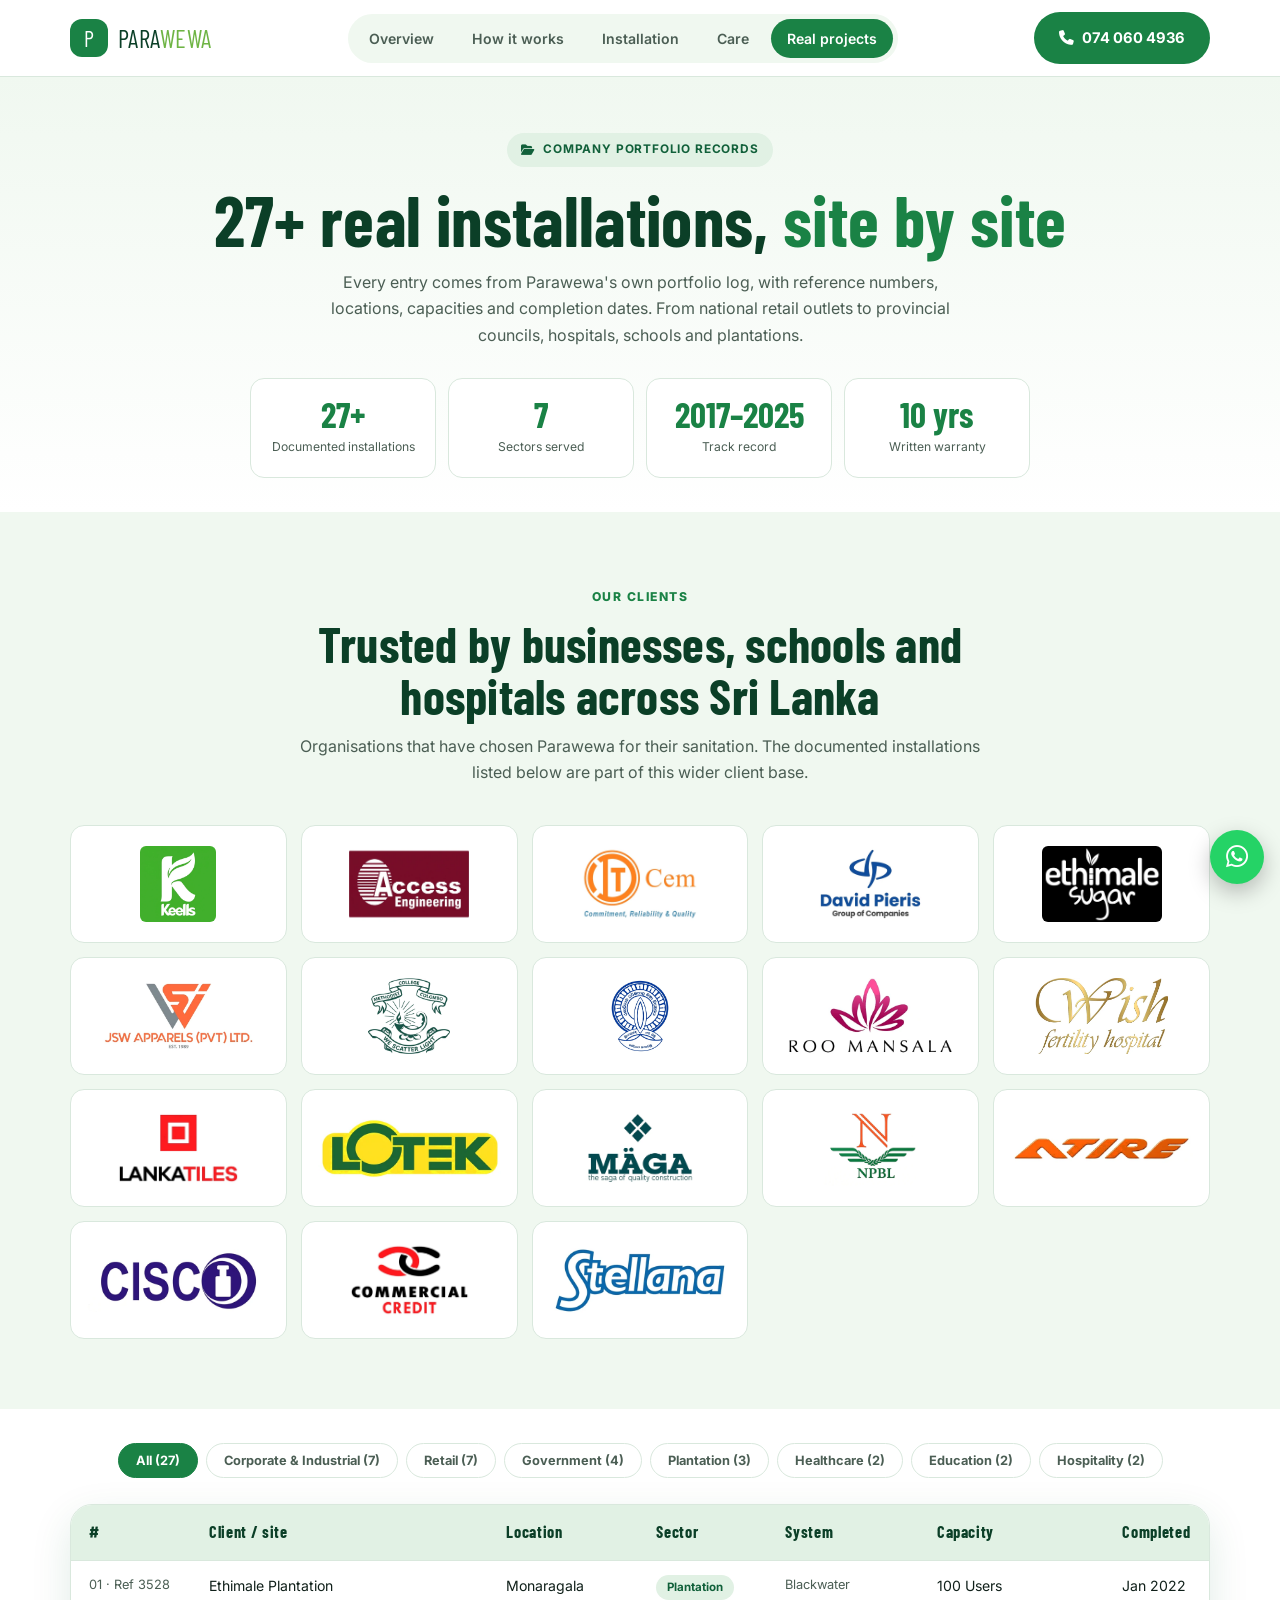
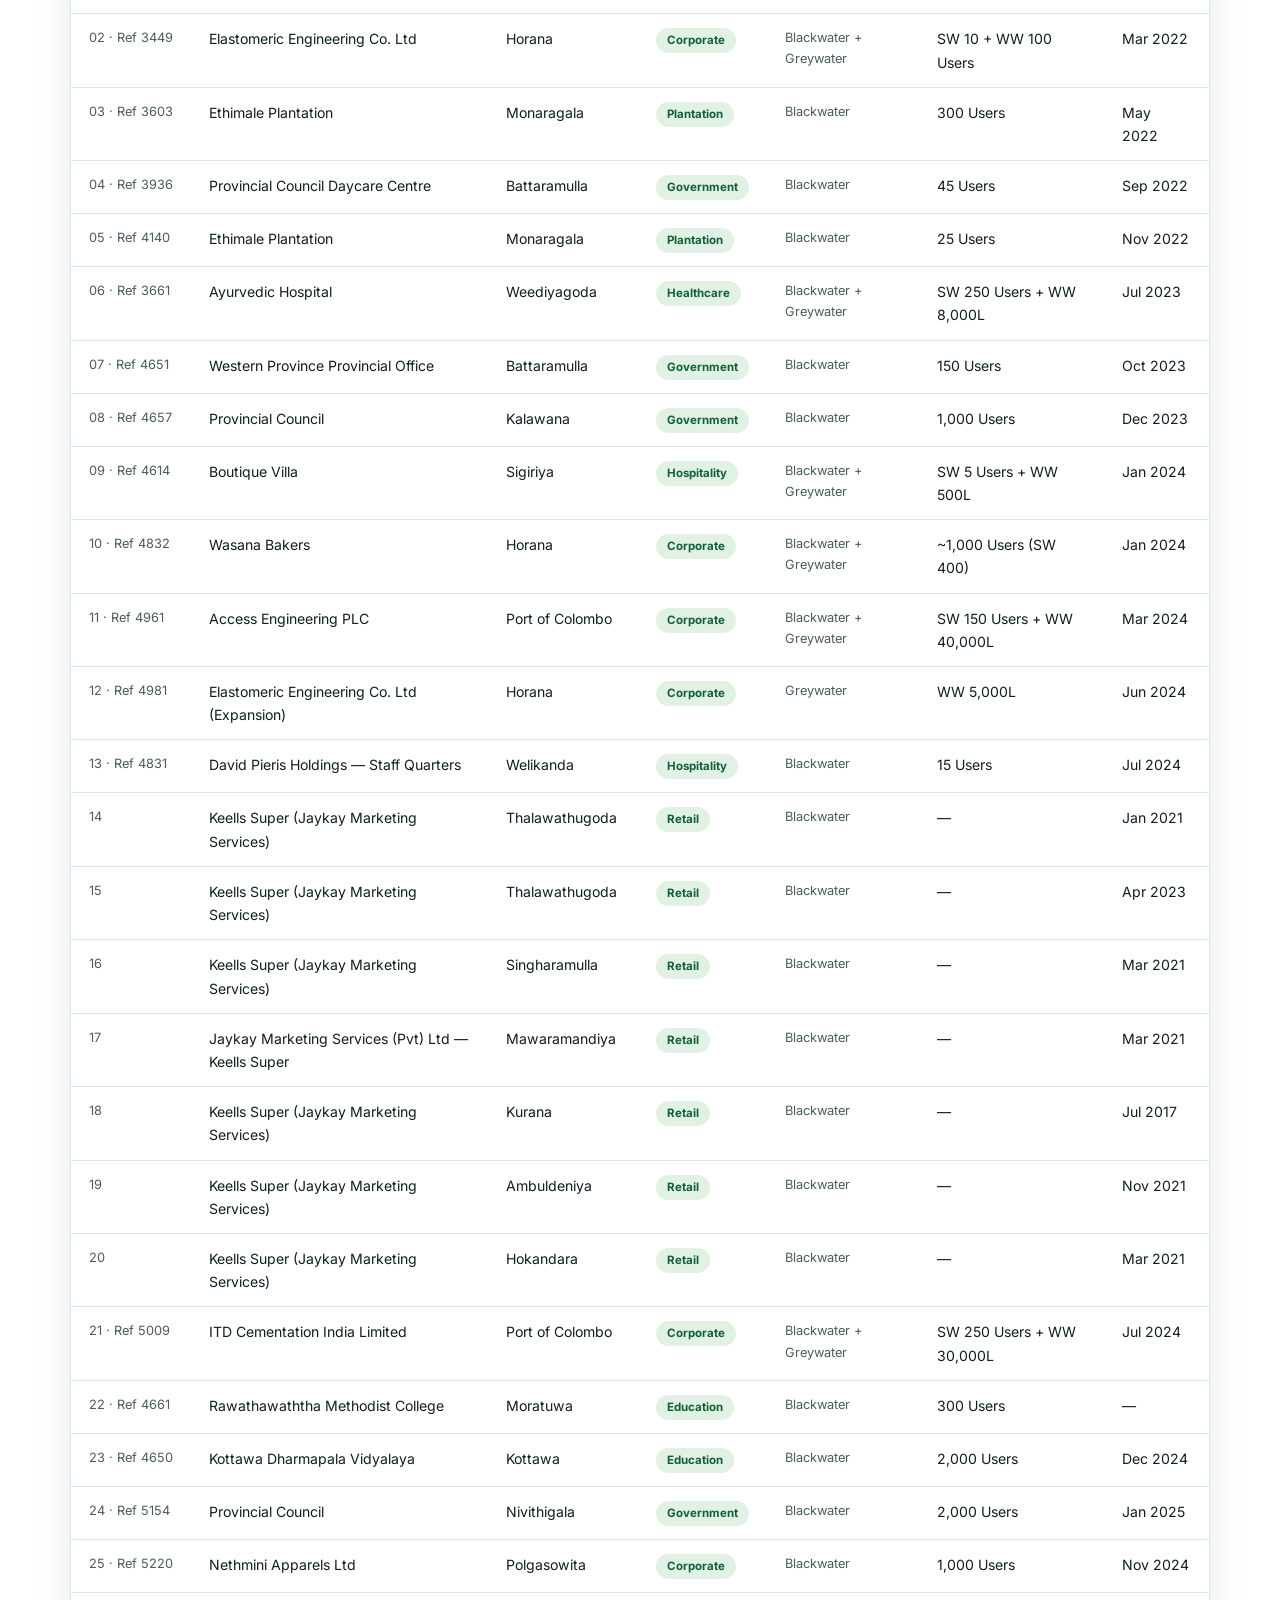
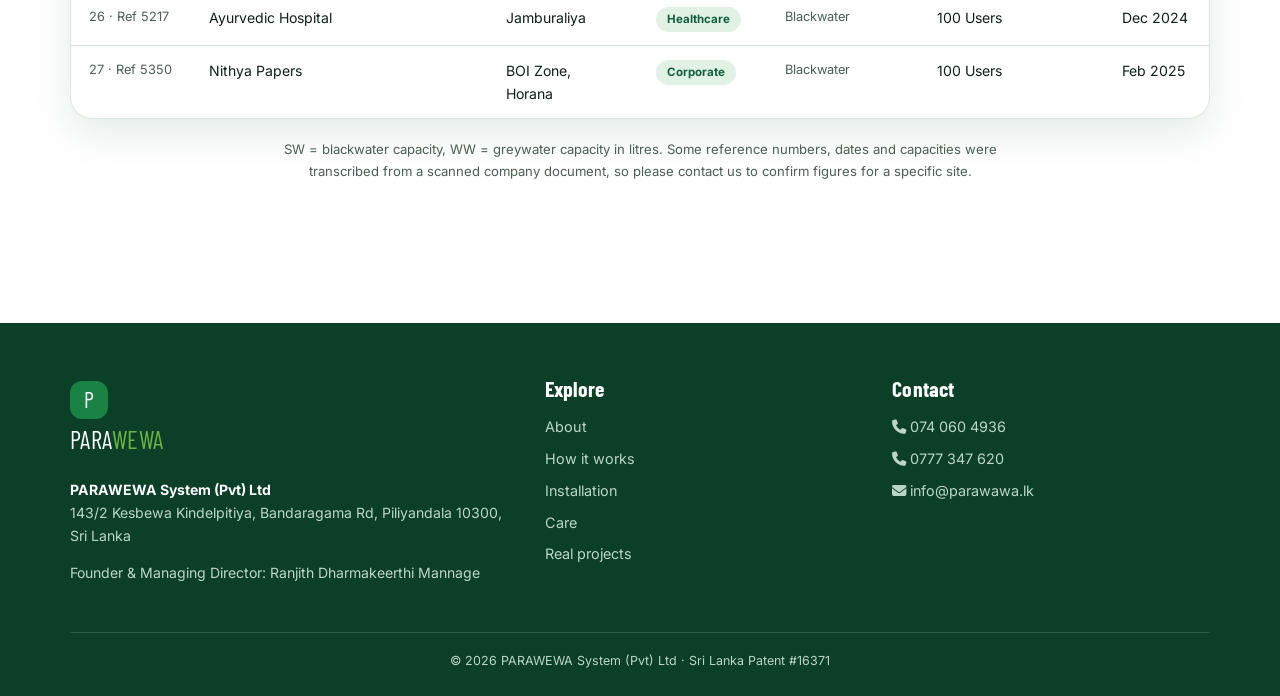
<file: projects.html>
<!DOCTYPE html>
<html lang="en">
<head>
<meta charset="UTF-8">
<meta name="viewport" content="width=device-width, initial-scale=1">
<title>Real Parawewa Installations — 27+ Documented Projects</title>
<meta name="description" content="Documented Parawewa installations across Sri Lanka: Keells Super outlets, Access Engineering, ITD Cementation, provincial councils, hospitals, schools and plantations.">
<meta name="theme-color" content="#1a8245">
<link rel="preconnect" href="https://fonts.googleapis.com">
<link rel="preconnect" href="https://fonts.gstatic.com" crossorigin>
<link href="https://fonts.googleapis.com/css2?family=Barlow+Condensed:wght@600;700&family=Inter:wght@400;500;600;700;800&display=swap" rel="stylesheet">
<link rel="stylesheet" href="https://cdnjs.cloudflare.com/ajax/libs/font-awesome/6.4.0/css/all.min.css">
<link rel="stylesheet" href="style.css">
</head>
<body>
<a class="skip" href="#main">Skip to content</a>

<header class="nav">
  <div class="wrap">
    <a class="logo" href="index.html" aria-label="Parawewa home">
      <span class="logo-mark">P</span><span class="logo-text">PARA<span>WEWA</span></span>
    </a>
    <ul class="menu">
      <li><a href="index.html">Overview</a></li>
      <li><a href="index.html#how">How it works</a></li>
      <li><a href="index.html#install">Installation</a></li>
      <li><a href="index.html#care">Care</a></li>
      <li><a class="current" href="projects.html">Real projects</a></li>
    </ul>
    <a class="btn btn-green nav-cta" href="tel:+94740604936"><i class="fa-solid fa-phone"></i> 074 060 4936</a>
    <button class="burger" id="burger" aria-label="Menu" aria-expanded="false"><i class="fa-solid fa-bars"></i></button>
  </div>
  <nav class="drawer" id="drawer">
    <a href="index.html">Overview</a>
    <a href="index.html#how">How it works</a>
    <a href="index.html#install">Installation</a>
    <a href="index.html#care">Care &amp; maintenance</a>
    <a class="current" href="projects.html">Real projects</a>
    <a href="tel:+94740604936"><i class="fa-solid fa-phone"></i> Call 074 060 4936</a>
  </nav>
</header>

<main id="main">
<section class="page-hero">
  <div class="wrap">
    <span class="pill"><i class="fa-solid fa-folder-open"></i> Company portfolio records</span>
    <h1>27+ real installations, <em>site by site</em></h1>
    <p>Every entry comes from Parawewa's own portfolio log, with reference numbers, locations, capacities and completion dates. From national retail outlets to provincial councils, hospitals, schools and plantations.</p>
    <div class="stats">
      <div class="stat"><b>27+</b><span>Documented installations</span></div>
      <div class="stat"><b>7</b><span>Sectors served</span></div>
      <div class="stat"><b>2017–2025</b><span>Track record</span></div>
      <div class="stat"><b>10 yrs</b><span>Written warranty</span></div>
    </div>
  </div>
</section>
<!-- CLIENTS -->
<section class="section clients" id="clients">
  <div class="wrap">
    <div class="section-head reveal">
      <span class="kicker">Our clients</span>
      <h2>Trusted by businesses, schools and hospitals across Sri Lanka</h2>
      <p>Organisations that have chosen Parawewa for their sanitation. The documented installations listed below are part of this wider client base.</p>
    </div>
    <div class="logo-grid reveal">
      <div class="logo-tile"><img src="assets/clients/keells.webp" width="520" height="520" alt="Keells" loading="lazy"></div>
      <div class="logo-tile"><img src="assets/clients/access-engineering.webp" width="520" height="330" alt="Access Engineering" loading="lazy"></div>
      <div class="logo-tile"><img src="assets/clients/itd-cementation.webp" width="520" height="332" alt="ITD Cementation" loading="lazy"></div>
      <div class="logo-tile"><img src="assets/clients/david-pieris.webp" width="520" height="368" alt="David Pieris Group of Companies" loading="lazy"></div>
      <div class="logo-tile"><img src="assets/clients/ethimale-sugar.webp" width="520" height="329" alt="Ethimale Sugar" loading="lazy"></div>
      <div class="logo-tile"><img src="assets/clients/jsw-apparels.webp" width="520" height="249" alt="JSW Apparels (Pvt) Ltd" loading="lazy"></div>
      <div class="logo-tile"><img src="assets/clients/methodist-college-colombo.webp" width="520" height="484" alt="Methodist College Colombo" loading="lazy"></div>
      <div class="logo-tile"><img src="assets/clients/kottawa-dharmapala-vidyalaya.webp" width="427" height="520" alt="Kottawa Dharmapala Maha Vidyalaya" loading="lazy"></div>
      <div class="logo-tile"><img src="assets/clients/roo-mansala.webp" width="520" height="226" alt="Roo Mansala" loading="lazy"></div>
      <div class="logo-tile"><img src="assets/clients/wish-fertility-hospital.webp" width="520" height="296" alt="Wish Fertility Hospital" loading="lazy"></div>
      <div class="logo-tile"><img src="assets/clients/lankatiles.webp" width="520" height="310" alt="LankaTiles" loading="lazy"></div>
      <div class="logo-tile"><img src="assets/clients/lotek.webp" width="520" height="194" alt="Lotek" loading="lazy"></div>
      <div class="logo-tile"><img src="assets/clients/maga.webp" width="520" height="366" alt="Maga, the saga of quality construction" loading="lazy"></div>
      <div class="logo-tile"><img src="assets/clients/npbl.webp" width="520" height="409" alt="NPBL" loading="lazy"></div>
      <div class="logo-tile"><img src="assets/clients/atire.webp" width="520" height="85" alt="Atire" loading="lazy"></div>
      <div class="logo-tile"><img src="assets/clients/cisco.webp" width="520" height="178" alt="Cisco" loading="lazy"></div>
      <div class="logo-tile"><img src="assets/clients/commercial-credit.webp" width="520" height="317" alt="Commercial Credit" loading="lazy"></div>
      <div class="logo-tile"><img src="assets/clients/stellana.webp" width="520" height="214" alt="Stellana" loading="lazy"></div>
    </div>
  </div>
</section>

<section class="section" style="padding-top:34px">
  <div class="wrap">
    <div class="filters"><button class="chip on" data-filter="all">All (27)</button><button class="chip" data-filter="Corporate">Corporate &amp; Industrial (7)</button><button class="chip" data-filter="Retail">Retail (7)</button><button class="chip" data-filter="Government">Government (4)</button><button class="chip" data-filter="Plantation">Plantation (3)</button><button class="chip" data-filter="Healthcare">Healthcare (2)</button><button class="chip" data-filter="Education">Education (2)</button><button class="chip" data-filter="Hospitality">Hospitality (2)</button></div>
    <div class="tbl-shell">
      <table id="projectTable">
        <thead><tr><th>#</th><th>Client / site</th><th>Location</th><th>Sector</th><th>System</th><th>Capacity</th><th>Completed</th></tr></thead>
        <tbody>
          <tr data-sector="Plantation"><td class="ref">01 · Ref 3528</td><td>Ethimale Plantation</td><td>Monaragala</td><td><span class="tag">Plantation</span></td><td class="sys">Blackwater</td><td>100 Users</td><td>Jan 2022</td></tr>
          <tr data-sector="Corporate"><td class="ref">02 · Ref 3449</td><td>Elastomeric Engineering Co. Ltd</td><td>Horana</td><td><span class="tag">Corporate</span></td><td class="sys">Blackwater + Greywater</td><td>SW 10 + WW 100 Users</td><td>Mar 2022</td></tr>
          <tr data-sector="Plantation"><td class="ref">03 · Ref 3603</td><td>Ethimale Plantation</td><td>Monaragala</td><td><span class="tag">Plantation</span></td><td class="sys">Blackwater</td><td>300 Users</td><td>May 2022</td></tr>
          <tr data-sector="Government"><td class="ref">04 · Ref 3936</td><td>Provincial Council Daycare Centre</td><td>Battaramulla</td><td><span class="tag">Government</span></td><td class="sys">Blackwater</td><td>45 Users</td><td>Sep 2022</td></tr>
          <tr data-sector="Plantation"><td class="ref">05 · Ref 4140</td><td>Ethimale Plantation</td><td>Monaragala</td><td><span class="tag">Plantation</span></td><td class="sys">Blackwater</td><td>25 Users</td><td>Nov 2022</td></tr>
          <tr data-sector="Healthcare"><td class="ref">06 · Ref 3661</td><td>Ayurvedic Hospital</td><td>Weediyagoda</td><td><span class="tag">Healthcare</span></td><td class="sys">Blackwater + Greywater</td><td>SW 250 Users + WW 8,000L</td><td>Jul 2023</td></tr>
          <tr data-sector="Government"><td class="ref">07 · Ref 4651</td><td>Western Province Provincial Office</td><td>Battaramulla</td><td><span class="tag">Government</span></td><td class="sys">Blackwater</td><td>150 Users</td><td>Oct 2023</td></tr>
          <tr data-sector="Government"><td class="ref">08 · Ref 4657</td><td>Provincial Council</td><td>Kalawana</td><td><span class="tag">Government</span></td><td class="sys">Blackwater</td><td>1,000 Users</td><td>Dec 2023</td></tr>
          <tr data-sector="Hospitality"><td class="ref">09 · Ref 4614</td><td>Boutique Villa</td><td>Sigiriya</td><td><span class="tag">Hospitality</span></td><td class="sys">Blackwater + Greywater</td><td>SW 5 Users + WW 500L</td><td>Jan 2024</td></tr>
          <tr data-sector="Corporate"><td class="ref">10 · Ref 4832</td><td>Wasana Bakers</td><td>Horana</td><td><span class="tag">Corporate</span></td><td class="sys">Blackwater + Greywater</td><td>~1,000 Users (SW 400)</td><td>Jan 2024</td></tr>
          <tr data-sector="Corporate"><td class="ref">11 · Ref 4961</td><td>Access Engineering PLC</td><td>Port of Colombo</td><td><span class="tag">Corporate</span></td><td class="sys">Blackwater + Greywater</td><td>SW 150 Users + WW 40,000L</td><td>Mar 2024</td></tr>
          <tr data-sector="Corporate"><td class="ref">12 · Ref 4981</td><td>Elastomeric Engineering Co. Ltd (Expansion)</td><td>Horana</td><td><span class="tag">Corporate</span></td><td class="sys">Greywater</td><td>WW 5,000L</td><td>Jun 2024</td></tr>
          <tr data-sector="Hospitality"><td class="ref">13 · Ref 4831</td><td>David Pieris Holdings — Staff Quarters</td><td>Welikanda</td><td><span class="tag">Hospitality</span></td><td class="sys">Blackwater</td><td>15 Users</td><td>Jul 2024</td></tr>
          <tr data-sector="Retail"><td class="ref">14</td><td>Keells Super (Jaykay Marketing Services)</td><td>Thalawathugoda</td><td><span class="tag">Retail</span></td><td class="sys">Blackwater</td><td>—</td><td>Jan 2021</td></tr>
          <tr data-sector="Retail"><td class="ref">15</td><td>Keells Super (Jaykay Marketing Services)</td><td>Thalawathugoda</td><td><span class="tag">Retail</span></td><td class="sys">Blackwater</td><td>—</td><td>Apr 2023</td></tr>
          <tr data-sector="Retail"><td class="ref">16</td><td>Keells Super (Jaykay Marketing Services)</td><td>Singharamulla</td><td><span class="tag">Retail</span></td><td class="sys">Blackwater</td><td>—</td><td>Mar 2021</td></tr>
          <tr data-sector="Retail"><td class="ref">17</td><td>Jaykay Marketing Services (Pvt) Ltd — Keells Super</td><td>Mawaramandiya</td><td><span class="tag">Retail</span></td><td class="sys">Blackwater</td><td>—</td><td>Mar 2021</td></tr>
          <tr data-sector="Retail"><td class="ref">18</td><td>Keells Super (Jaykay Marketing Services)</td><td>Kurana</td><td><span class="tag">Retail</span></td><td class="sys">Blackwater</td><td>—</td><td>Jul 2017</td></tr>
          <tr data-sector="Retail"><td class="ref">19</td><td>Keells Super (Jaykay Marketing Services)</td><td>Ambuldeniya</td><td><span class="tag">Retail</span></td><td class="sys">Blackwater</td><td>—</td><td>Nov 2021</td></tr>
          <tr data-sector="Retail"><td class="ref">20</td><td>Keells Super (Jaykay Marketing Services)</td><td>Hokandara</td><td><span class="tag">Retail</span></td><td class="sys">Blackwater</td><td>—</td><td>Mar 2021</td></tr>
          <tr data-sector="Corporate"><td class="ref">21 · Ref 5009</td><td>ITD Cementation India Limited</td><td>Port of Colombo</td><td><span class="tag">Corporate</span></td><td class="sys">Blackwater + Greywater</td><td>SW 250 Users + WW 30,000L</td><td>Jul 2024</td></tr>
          <tr data-sector="Education"><td class="ref">22 · Ref 4661</td><td>Rawathawaththa Methodist College</td><td>Moratuwa</td><td><span class="tag">Education</span></td><td class="sys">Blackwater</td><td>300 Users</td><td>—</td></tr>
          <tr data-sector="Education"><td class="ref">23 · Ref 4650</td><td>Kottawa Dharmapala Vidyalaya</td><td>Kottawa</td><td><span class="tag">Education</span></td><td class="sys">Blackwater</td><td>2,000 Users</td><td>Dec 2024</td></tr>
          <tr data-sector="Government"><td class="ref">24 · Ref 5154</td><td>Provincial Council</td><td>Nivithigala</td><td><span class="tag">Government</span></td><td class="sys">Blackwater</td><td>2,000 Users</td><td>Jan 2025</td></tr>
          <tr data-sector="Corporate"><td class="ref">25 · Ref 5220</td><td>Nethmini Apparels Ltd</td><td>Polgasowita</td><td><span class="tag">Corporate</span></td><td class="sys">Blackwater</td><td>1,000 Users</td><td>Nov 2024</td></tr>
          <tr data-sector="Healthcare"><td class="ref">26 · Ref 5217</td><td>Ayurvedic Hospital</td><td>Jamburaliya</td><td><span class="tag">Healthcare</span></td><td class="sys">Blackwater</td><td>100 Users</td><td>Dec 2024</td></tr>
          <tr data-sector="Corporate"><td class="ref">27 · Ref 5350</td><td>Nithya Papers</td><td>BOI Zone, Horana</td><td><span class="tag">Corporate</span></td><td class="sys">Blackwater</td><td>100 Users</td><td>Feb 2025</td></tr>
        </tbody>
      </table>
    </div>
    <p class="foot-note">SW = blackwater capacity, WW = greywater capacity in litres. Some reference numbers, dates and capacities were transcribed from a scanned company document, so please contact us to confirm figures for a specific site.</p>
  </div>
</section>
</main>

<footer class="footer">
  <div class="wrap">
    <div class="footer-grid">
      <div>
        <a class="logo" href="index.html"><span class="logo-mark">P</span><span class="logo-text">PARA<span>WEWA</span></span></a>
        <p style="margin-top:14px"><b style="color:#fff">PARAWEWA System (Pvt) Ltd</b><br>143/2 Kesbewa Kindelpitiya, Bandaragama Rd, Piliyandala 10300, Sri Lanka</p>
        <p>Founder &amp; Managing Director: Ranjith Dharmakeerthi Mannage</p>
      </div>
      <div>
        <h4>Explore</h4>
        <a href="index.html#about">About</a><a href="index.html#how">How it works</a><a href="index.html#install">Installation</a><a href="index.html#care">Care</a><a href="projects.html">Real projects</a>
      </div>
      <div>
        <h4>Contact</h4>
        <a href="tel:+94740604936"><i class="fa-solid fa-phone"></i> 074 060 4936</a>
        <a href="tel:+94777347620"><i class="fa-solid fa-phone"></i> 0777 347 620</a>
        <a href="mailto:info@parawawa.lk"><i class="fa-solid fa-envelope"></i> info@parawawa.lk</a>
      </div>
    </div>
    <div class="copy">&copy; 2026 PARAWEWA System (Pvt) Ltd · Sri Lanka Patent #16371</div>
  </div>
</footer>
<a class="wa" href="https://wa.me/94740604936" aria-label="Chat on WhatsApp"><i class="fa-brands fa-whatsapp"></i></a>
<script src="script.js" defer></script>
</body>
</html>
</file>
<file: style.css>
/* ==========================================================================
   PARAWEWA PORTFOLIO — green redesign (standalone stylesheet)
   ========================================================================== */
:root {
  --green: #1a8245;
  --green-dark: #11603a;
  --green-deep: #0b3f27;
  --lime: #6eb444;
  --mint: #f0f8f0;
  --mint-2: #e1f1e4;
  --ink: #10201a;
  --muted: #4b5e54;
  --line: #d9e8dd;
  --white: #ffffff;
  --sand: #fff6e4;
  --sand-line: #f0d9a8;
  --sand-ink: #6a4a10;
  --radius: 22px;
  --radius-sm: 14px;
  --shadow: 0 14px 40px rgba(17, 96, 58, 0.12);
  --font-head: 'Barlow Condensed', 'Arial Narrow', sans-serif;
  --font-body: 'Inter', -apple-system, 'Segoe UI', sans-serif;
}

* { box-sizing: border-box; }
html { scroll-behavior: smooth; scroll-padding-top: 90px; }
body { margin: 0; font-family: var(--font-body); color: var(--ink); background: var(--white); line-height: 1.65; -webkit-font-smoothing: antialiased; }
img { max-width: 100%; display: block; height: auto; }
a { color: inherit; }
p { margin: 0 0 14px; }
h1, h2, h3, h4 { font-family: var(--font-head); font-weight: 700; line-height: 1.05; margin: 0; letter-spacing: 0.005em; }
.wrap { max-width: 1180px; margin: 0 auto; padding: 0 20px; }
.skip { position: absolute; left: -999px; }
.skip:focus { left: 12px; top: 12px; background: var(--green); color: #fff; padding: 8px 14px; border-radius: 8px; z-index: 99; }

/* ---------- nav (floating pill) ---------- */
.nav { position: sticky; top: 0; z-index: 50; padding: 12px 0; background: rgba(255,255,255,0.92); backdrop-filter: blur(10px); border-bottom: 1px solid var(--line); }
.nav .wrap { display: flex; align-items: center; justify-content: space-between; gap: 16px; }
.logo { display: flex; align-items: center; gap: 10px; text-decoration: none; }
.logo-mark { width: 38px; height: 38px; border-radius: 12px; background: var(--green); color: #fff; display: grid; place-items: center; font-family: var(--font-head); font-size: 1.4rem; }
.logo-text { font-family: var(--font-head); font-size: 1.55rem; letter-spacing: 0.02em; color: var(--green-deep); }
.logo-text span { color: var(--lime); }
.menu { display: none; align-items: center; gap: 6px; list-style: none; margin: 0; padding: 5px; background: var(--mint); border-radius: 999px; }
.menu a { display: block; padding: 8px 16px; border-radius: 999px; font-size: 0.88rem; font-weight: 600; text-decoration: none; color: var(--muted); }
.menu a:hover { color: var(--green-dark); }
.menu a.current { background: var(--green); color: #fff; }
.nav .nav-cta { display: none; }
.burger { width: 44px; height: 44px; border-radius: 12px; border: 1px solid var(--line); background: #fff; display: grid; place-items: center; cursor: pointer; font-size: 1.1rem; color: var(--green-dark); }
.drawer { display: none; padding: 8px 20px 18px; border-top: 1px solid var(--line); background: #fff; }
.drawer.open { display: block; }
.drawer a { display: block; padding: 12px 4px; font-weight: 600; text-decoration: none; border-bottom: 1px solid var(--line); }
.drawer a.current { color: var(--green); }
@media (min-width: 900px) {
  .menu { display: flex; }
  .nav .nav-cta { display: inline-flex; }
  .burger, .drawer { display: none !important; }
}

/* ---------- buttons ---------- */
.btn { display: inline-flex; align-items: center; justify-content: center; gap: 8px; padding: 13px 24px; border-radius: 999px; font-weight: 700; font-size: 0.92rem; text-decoration: none; border: 1.5px solid transparent; cursor: pointer; transition: transform .15s, background .15s; font-family: var(--font-body); }
.btn:hover { transform: translateY(-1px); }
.btn-green { background: var(--green); color: #fff; }
.btn-green:hover { background: var(--green-dark); }
.btn-lime { background: var(--lime); color: var(--green-deep); }
.btn-line { border-color: var(--green); color: var(--green-dark); background: transparent; }
.btn-line:hover { background: var(--mint); }
.btn-light { background: #fff; color: var(--green-dark); }
.btn-ghost-w { border-color: rgba(255,255,255,.55); color: #fff; }
.btn-ghost-w:hover { background: rgba(255,255,255,.12); }

/* ---------- hero ---------- */
.hero { position: relative; padding: 36px 0 70px; overflow: hidden; background: linear-gradient(180deg, var(--mint) 0%, #fff 100%); }
.hero-grid { display: grid; gap: 34px; align-items: center; }
.pill { display: inline-flex; align-items: center; gap: 8px; padding: 7px 14px; border-radius: 999px; background: var(--mint-2); color: var(--green-dark); font-size: 0.74rem; font-weight: 700; letter-spacing: .07em; text-transform: uppercase; }
.hero h1 { font-size: clamp(2.7rem, 7.5vw, 5.1rem); margin: 18px 0 18px; color: var(--green-deep); }
.hero h1 em { font-style: normal; color: var(--green); }
.lede { font-size: 1.05rem; color: var(--muted); max-width: 54ch; }
.hero-cta { display: flex; flex-wrap: wrap; gap: 12px; margin: 26px 0; }
.facts { display: flex; flex-wrap: wrap; gap: 10px; padding: 0; margin: 0; list-style: none; }
.facts li { background: #fff; border: 1px solid var(--line); border-radius: 999px; padding: 8px 15px; font-size: .82rem; font-weight: 600; color: var(--green-dark); display: flex; gap: 8px; align-items: center; }
.facts i { color: var(--lime); }
.hero-art { position: relative; max-width: 520px; margin: 0 auto; width: 100%; }
.hero-art img { border-radius: 30px 30px 30px 90px; box-shadow: var(--shadow); width: 100%; }
.badge-float { position: absolute; left: -6px; bottom: 28px; background: #fff; border-radius: 18px; box-shadow: var(--shadow); padding: 12px 16px; display: flex; gap: 12px; align-items: center; max-width: 250px; }
.badge-float .ic { width: 42px; height: 42px; border-radius: 12px; background: var(--green); color: #fff; display: grid; place-items: center; flex: none; }
.badge-float b { display: block; font-family: var(--font-head); font-size: 1.35rem; color: var(--green-deep); line-height: 1; }
.badge-float span { font-size: .74rem; color: var(--muted); line-height: 1.3; display: block; margin-top: 3px; }
@media (min-width: 900px) {
  .hero { padding: 56px 0 90px; }
  .hero-grid { grid-template-columns: 1.1fr 0.9fr; }
  .badge-float { left: -34px; }
}

/* ---------- sections ---------- */
.section { padding: 70px 0; }
.section.mint { background: var(--mint); }
.section-head { max-width: 700px; margin: 0 auto 40px; text-align: center; }
.kicker { display: inline-block; color: var(--green); font-size: .76rem; font-weight: 800; letter-spacing: .12em; text-transform: uppercase; margin-bottom: 10px; }
.section-head h2, .h2 { font-size: clamp(2rem, 4.6vw, 3.1rem); color: var(--green-deep); margin-bottom: 12px; }
.section-head p { color: var(--muted); }
.split { display: grid; gap: 34px; align-items: center; }
@media (min-width: 900px) { .split { grid-template-columns: 1fr 1fr; gap: 54px; } .split.flip > :first-child { order: 2; } }
.split h2 { font-size: clamp(2rem, 4vw, 2.9rem); color: var(--green-deep); margin-bottom: 14px; }
.split p { color: var(--muted); }
.card-img { background: #fff; border: 1px solid var(--line); border-radius: var(--radius); overflow: hidden; box-shadow: var(--shadow); }
.card-img img { width: 100%; }
.cap { padding: 11px 18px; font-size: .78rem; color: var(--muted); background: var(--mint); border-top: 1px solid var(--line); }
.checks { list-style: none; padding: 0; margin: 18px 0 0; display: grid; gap: 10px; }
.checks li { display: flex; gap: 12px; align-items: flex-start; color: var(--muted); font-size: .95rem; }
.checks i { color: #fff; background: var(--green); width: 22px; height: 22px; border-radius: 50%; display: grid; place-items: center; font-size: .65rem; flex: none; margin-top: 3px; }
.checks b { color: var(--ink); }

/* feature cards */
.grid { display: grid; gap: 18px; }
.g4 { grid-template-columns: repeat(auto-fit, minmax(235px, 1fr)); }
.g3 { grid-template-columns: repeat(auto-fit, minmax(270px, 1fr)); }
.feat { background: #fff; border: 1px solid var(--line); border-radius: var(--radius); padding: 26px; transition: transform .2s, box-shadow .2s; }
.feat:hover { transform: translateY(-4px); box-shadow: var(--shadow); }
.feat .ic { width: 52px; height: 52px; border-radius: 16px; background: var(--mint-2); color: var(--green); display: grid; place-items: center; font-size: 1.3rem; margin-bottom: 18px; }
.feat h3 { font-size: 1.5rem; color: var(--green-deep); margin-bottom: 8px; }
.feat p { font-size: .9rem; color: var(--muted); margin: 0; }
.feat.solid { background: var(--green); border-color: var(--green); }
.feat.solid .ic { background: rgba(255,255,255,.18); color: #fff; }
.feat.solid h3, .feat.solid p { color: #fff; }

/* model cards */
.model { border-radius: var(--radius); padding: 30px; border: 1px solid var(--line); background: #fff; }
.model.b { background: var(--green-deep); color: #fff; border-color: var(--green-deep); }
.model small { font-size: .72rem; font-weight: 800; letter-spacing: .1em; text-transform: uppercase; color: var(--green); }
.model.b small { color: var(--lime); }
.model h3 { font-size: 2rem; margin: 6px 0 10px; color: var(--green-deep); }
.model.b h3 { color: #fff; }
.model p, .model li { font-size: .92rem; color: var(--muted); }
.model.b p, .model.b li { color: #cfe5d6; }
.model ul { padding-left: 1.1em; margin: 12px 0 0; }

/* flow diagrams */
.tabs { display: flex; justify-content: center; gap: 8px; margin-bottom: 26px; flex-wrap: wrap; }
.tab { font: 700 .86rem var(--font-body); padding: 11px 22px; border-radius: 999px; border: 1.5px solid var(--line); background: #fff; color: var(--muted); cursor: pointer; }
.tab.on { background: var(--green); border-color: var(--green); color: #fff; }
.panel { display: none; max-width: 940px; margin: 0 auto; }
.panel.on { display: block; }
.panel .note { margin-top: 16px; background: #fff; border-left: 4px solid var(--lime); border-radius: 0 var(--radius-sm) var(--radius-sm) 0; padding: 16px 20px; font-size: .92rem; color: var(--muted); }

/* step flow */
.steps { display: grid; gap: 14px; counter-reset: s; max-width: 760px; margin: 0 auto; }
.step { position: relative; background: #fff; border: 1px solid var(--line); border-radius: var(--radius-sm); padding: 18px 20px 18px 74px; }
.step::before { counter-increment: s; content: counter(s); position: absolute; left: 18px; top: 16px; width: 40px; height: 40px; border-radius: 50%; background: var(--green); color: #fff; display: grid; place-items: center; font-family: var(--font-head); font-size: 1.4rem; }
.step h4 { font-size: 1.25rem; color: var(--green-deep); margin-bottom: 4px; }
.step p { margin: 0; font-size: .9rem; color: var(--muted); }
.mint .step { background: #fff; }

/* tables */
.tbl-shell { background: #fff; border: 1px solid var(--line); border-radius: var(--radius); box-shadow: var(--shadow); overflow-x: auto; }
table { width: 100%; min-width: 600px; border-collapse: collapse; text-align: left; }
thead th { font-family: var(--font-head); font-size: 1.02rem; letter-spacing: .04em; color: var(--green-deep); background: var(--mint-2); padding: 14px 18px; }
tbody td { padding: 13px 18px; border-top: 1px solid var(--line); font-size: .88rem; vertical-align: top; }
tbody tr:hover td { background: var(--mint); }
tbody tr[hidden] { display: none; }
td.ref, td.sys { color: var(--muted); font-size: .8rem; }
td.ref { white-space: nowrap; }
.tag { display: inline-block; font-size: .72rem; font-weight: 700; padding: 3px 11px; border-radius: 999px; background: var(--mint-2); color: var(--green-dark); white-space: nowrap; }
.foot-note { max-width: 740px; margin: 20px auto 0; text-align: center; font-size: .82rem; color: var(--muted); }

/* maintenance */
.mgrid { display: grid; gap: 18px; }
@media (min-width: 860px) { .mgrid { grid-template-columns: 1fr 1fr 1fr; } }
.mcard { background: #fff; border: 1px solid var(--line); border-radius: var(--radius); padding: 26px; }
.mcard .when { display: inline-block; background: var(--green); color: #fff; font-size: .72rem; font-weight: 800; letter-spacing: .08em; text-transform: uppercase; padding: 5px 12px; border-radius: 999px; margin-bottom: 14px; }
.mcard.lime .when { background: var(--lime); color: var(--green-deep); }
.mcard h3 { font-size: 1.6rem; color: var(--green-deep); margin-bottom: 8px; }
.mcard p { font-size: .9rem; color: var(--muted); margin: 0; }

/* accordion */
.acc { max-width: 780px; margin: 0 auto; display: grid; gap: 10px; }
.acc details { background: #fff; border: 1px solid var(--line); border-radius: var(--radius-sm); }
.acc summary { cursor: pointer; padding: 16px 20px; font-weight: 700; list-style: none; display: flex; justify-content: space-between; gap: 12px; align-items: center; color: var(--green-deep); }
.acc summary::-webkit-details-marker { display: none; }
.acc summary::after { content: '+'; font-family: var(--font-head); font-size: 1.8rem; color: var(--green); line-height: 1; }
.acc details[open] summary::after { content: '–'; }
.acc details p { padding: 0 20px 18px; margin: 0; font-size: .9rem; color: var(--muted); }

/* limitations */
.limits { display: grid; grid-template-columns: repeat(auto-fit, minmax(260px, 1fr)); gap: 14px; }
.limit { background: var(--sand); border: 1px solid var(--sand-line); border-radius: var(--radius-sm); padding: 16px 18px; display: flex; gap: 12px; }
.limit i { color: #c8861a; margin-top: 4px; }
.limit p { margin: 0; font-size: .86rem; color: var(--sand-ink); }

/* photo strip */
.strip { display: grid; gap: 16px; }
@media (min-width: 760px) { .strip { grid-template-columns: 1.3fr 1fr; } }
.strip img { width: 100%; height: 100%; object-fit: cover; border-radius: var(--radius); }

/* mission band + cta */
.band { background: var(--green); color: #fff; border-radius: 36px; padding: 50px 28px; text-align: center; background-image: radial-gradient(600px 300px at 90% 0%, rgba(110,180,68,.55), transparent 70%); }
.band h2 { font-size: clamp(2rem, 4.6vw, 3.2rem); color: #fff; margin-bottom: 12px; }
.band p { color: #d6ecdc; max-width: 62ch; margin: 0 auto 16px; }
.cta-row { display: flex; flex-wrap: wrap; gap: 12px; justify-content: center; margin-top: 22px; }

/* filters */
.filters { display: flex; flex-wrap: wrap; gap: 8px; justify-content: center; margin-bottom: 26px; }
.chip { font: 700 .8rem var(--font-body); border: 1.5px solid var(--line); background: #fff; color: var(--muted); padding: 9px 17px; border-radius: 999px; cursor: pointer; }
.chip:hover { border-color: var(--green); color: var(--green-dark); }
.chip.on { background: var(--green); border-color: var(--green); color: #fff; }
.stats { display: grid; grid-template-columns: repeat(2, 1fr); gap: 12px; max-width: 780px; margin: 30px auto 0; }
@media (min-width: 640px) { .stats { grid-template-columns: repeat(4, 1fr); } }
.stat { background: #fff; border: 1px solid var(--line); border-radius: var(--radius-sm); padding: 18px 12px; text-align: center; }
.stat b { display: block; font-family: var(--font-head); font-size: 2.2rem; color: var(--green); line-height: 1; }
.stat span { font-size: .76rem; color: var(--muted); }
.page-hero { background: linear-gradient(180deg, var(--mint) 0%, #fff 100%); padding: 56px 0 34px; text-align: center; }
.page-hero h1 { font-size: clamp(2.6rem, 7vw, 4.4rem); color: var(--green-deep); margin: 16px 0 12px; }
.page-hero h1 em { font-style: normal; color: var(--green); }
.page-hero p { max-width: 62ch; margin: 0 auto; color: var(--muted); }

/* footer */
.footer { background: var(--green-deep); color: #bcd6c5; padding: 54px 0 24px; margin-top: 70px; }
.footer-grid { display: grid; gap: 30px; }
@media (min-width: 800px) { .footer-grid { grid-template-columns: 1.4fr 1fr 1fr; } }
.footer h4 { color: #fff; font-size: 1.35rem; margin-bottom: 12px; }
.footer a { text-decoration: none; display: block; padding: 4px 0; font-size: .9rem; }
.footer a:hover { color: #fff; }
.footer p { font-size: .88rem; color: #bcd6c5; }
.footer .logo-text { color: #fff; }
.copy { border-top: 1px solid rgba(255,255,255,.14); margin-top: 34px; padding-top: 18px; font-size: .78rem; text-align: center; }
.wa { position: fixed; right: 16px; bottom: 16px; z-index: 40; width: 54px; height: 54px; border-radius: 50%; background: #25d366; color: #fff; display: grid; place-items: center; font-size: 1.6rem; box-shadow: 0 8px 22px rgba(0,0,0,.25); text-decoration: none; }

.reveal { opacity: 0; transform: translateY(18px); transition: opacity .5s ease, transform .5s ease; }
.reveal.in { opacity: 1; transform: none; }
@media (prefers-reduced-motion: reduce) { .reveal { opacity: 1; transform: none; transition: none; } html { scroll-behavior: auto; } }

/* ---------- client logos ---------- */
.clients { background: var(--mint); }
.logo-grid { display: grid; grid-template-columns: repeat(2, 1fr); gap: 14px; }
@media (min-width: 560px) { .logo-grid { grid-template-columns: repeat(3, 1fr); } }
@media (min-width: 860px) { .logo-grid { grid-template-columns: repeat(4, 1fr); } }
@media (min-width: 1080px) { .logo-grid { grid-template-columns: repeat(5, 1fr); } }
.logo-tile { background: #fff; border: 1px solid var(--line); border-radius: var(--radius-sm); height: 118px; display: grid; place-items: center; padding: 16px; transition: transform .2s, box-shadow .2s; }
.logo-tile:hover { transform: translateY(-3px); box-shadow: var(--shadow); }
.logo-tile img { max-height: 76px; max-width: 100%; width: auto; object-fit: contain; mix-blend-mode: multiply; border-radius: 6px; }
</file>
